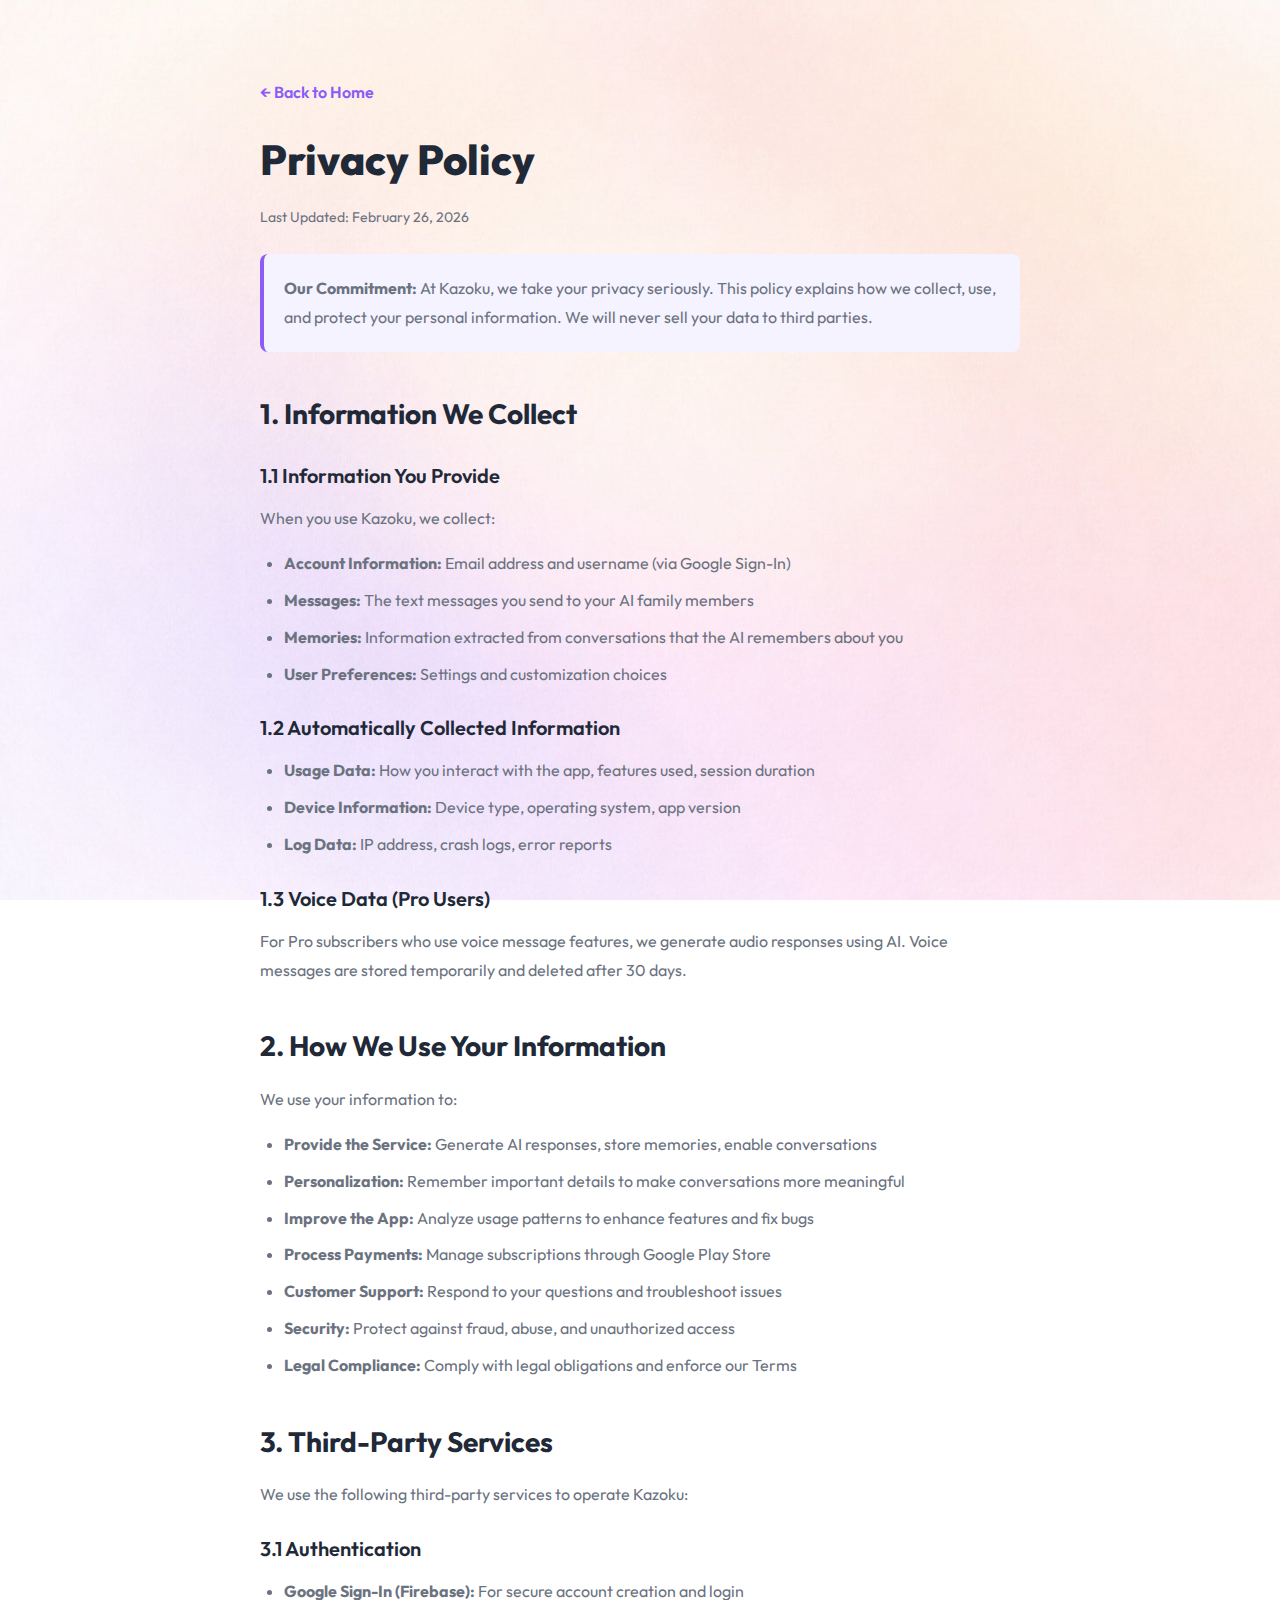
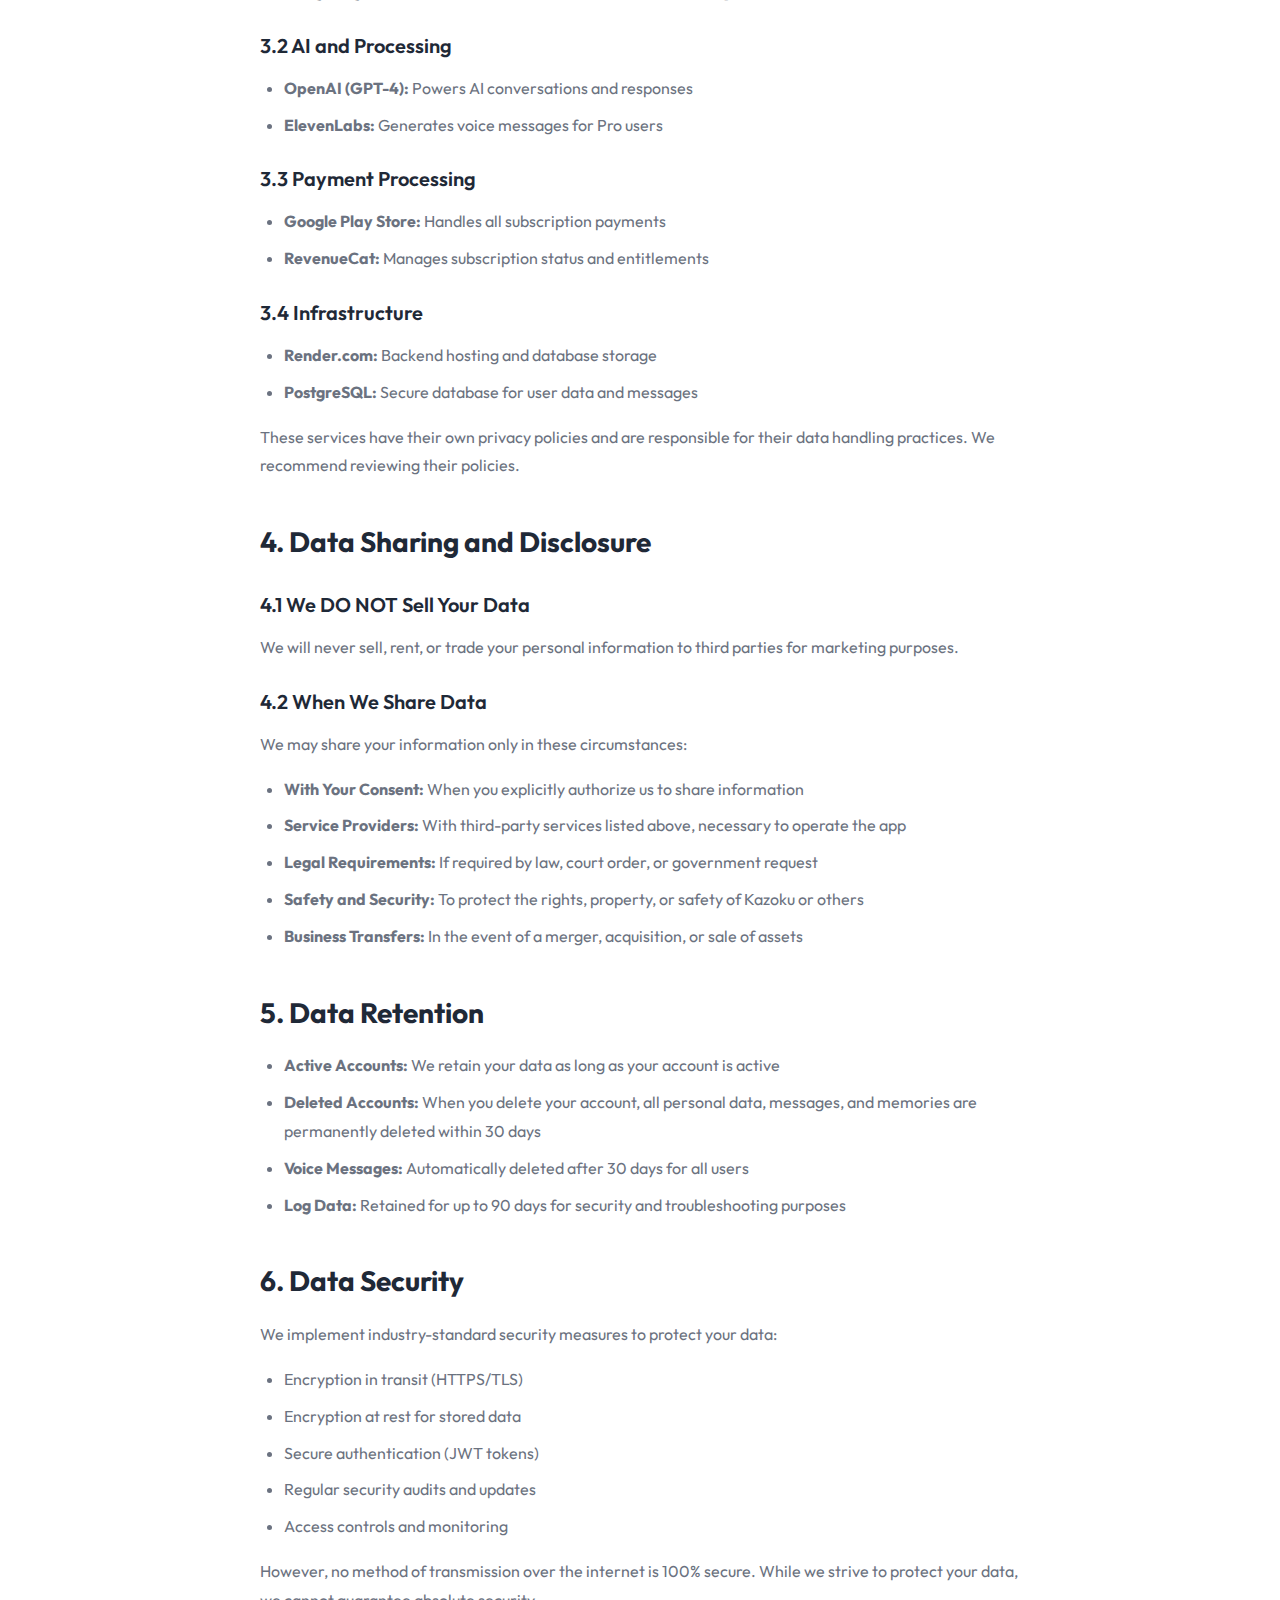
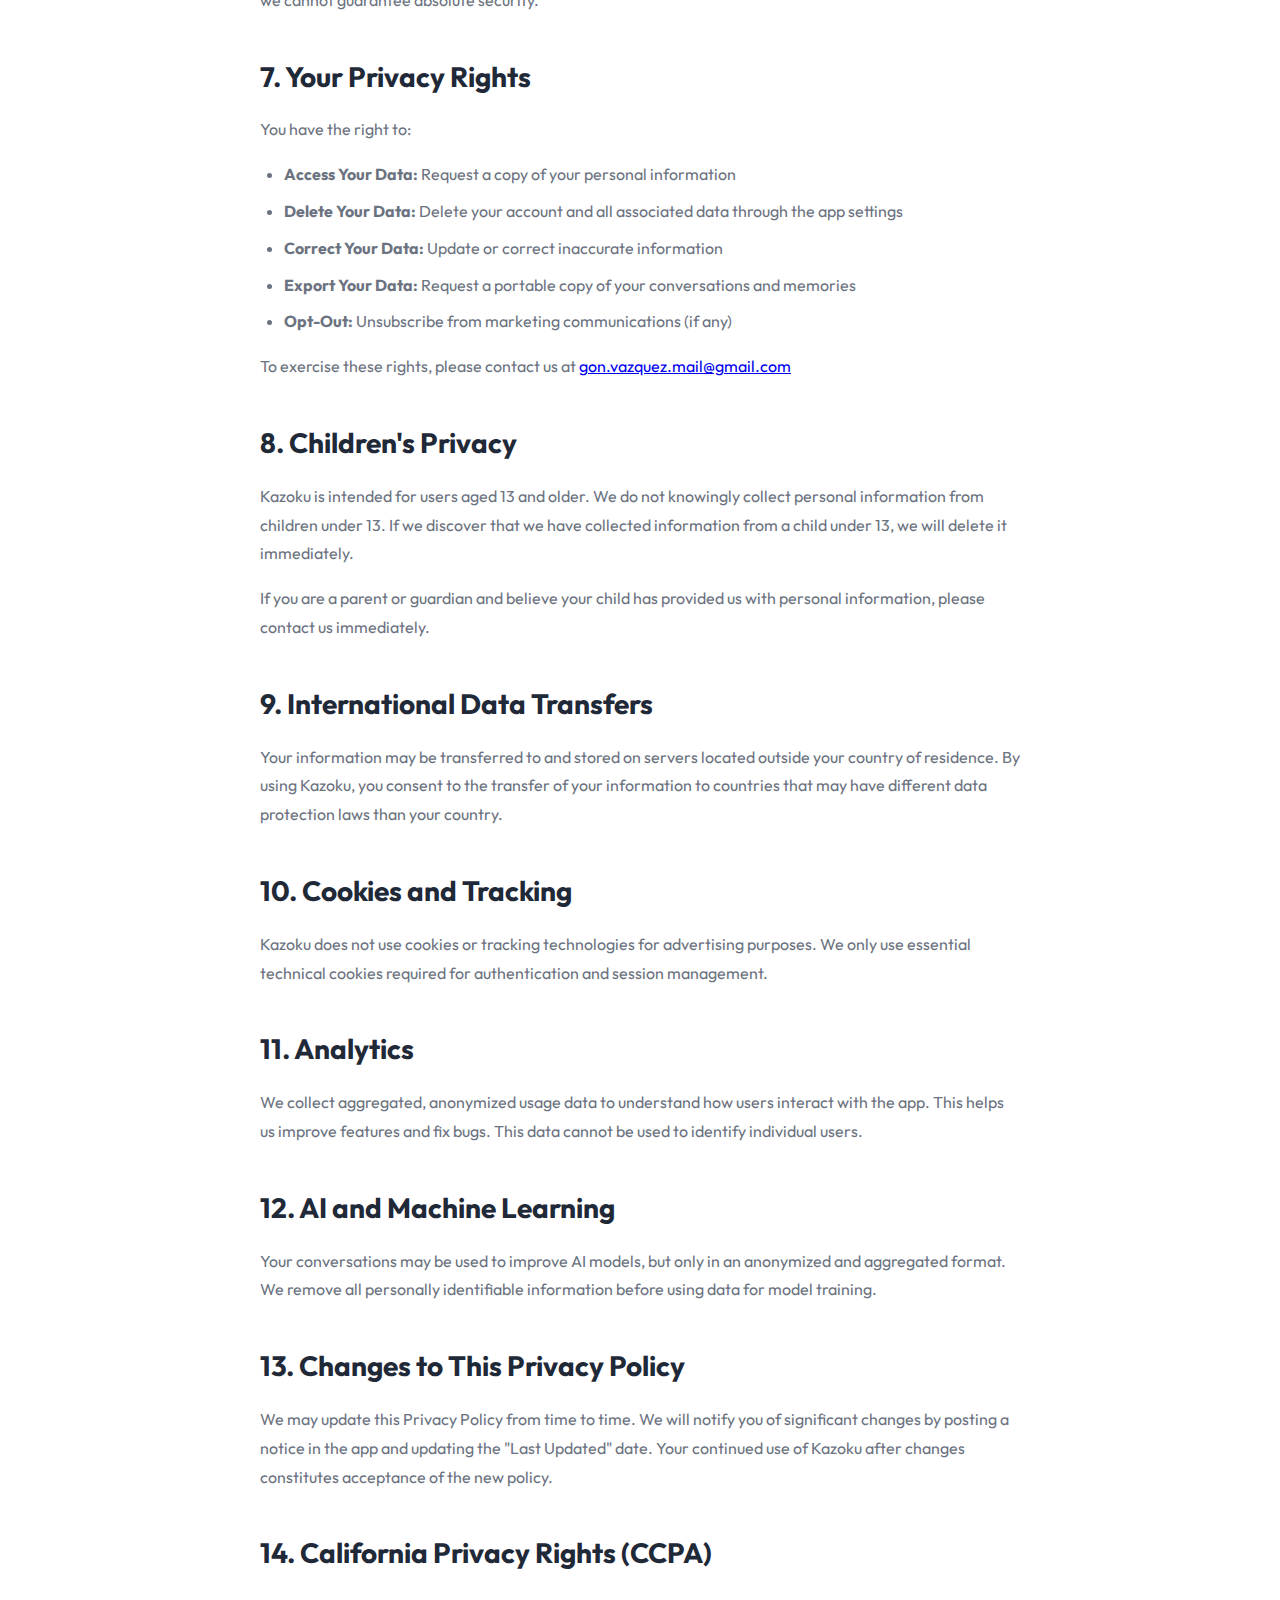
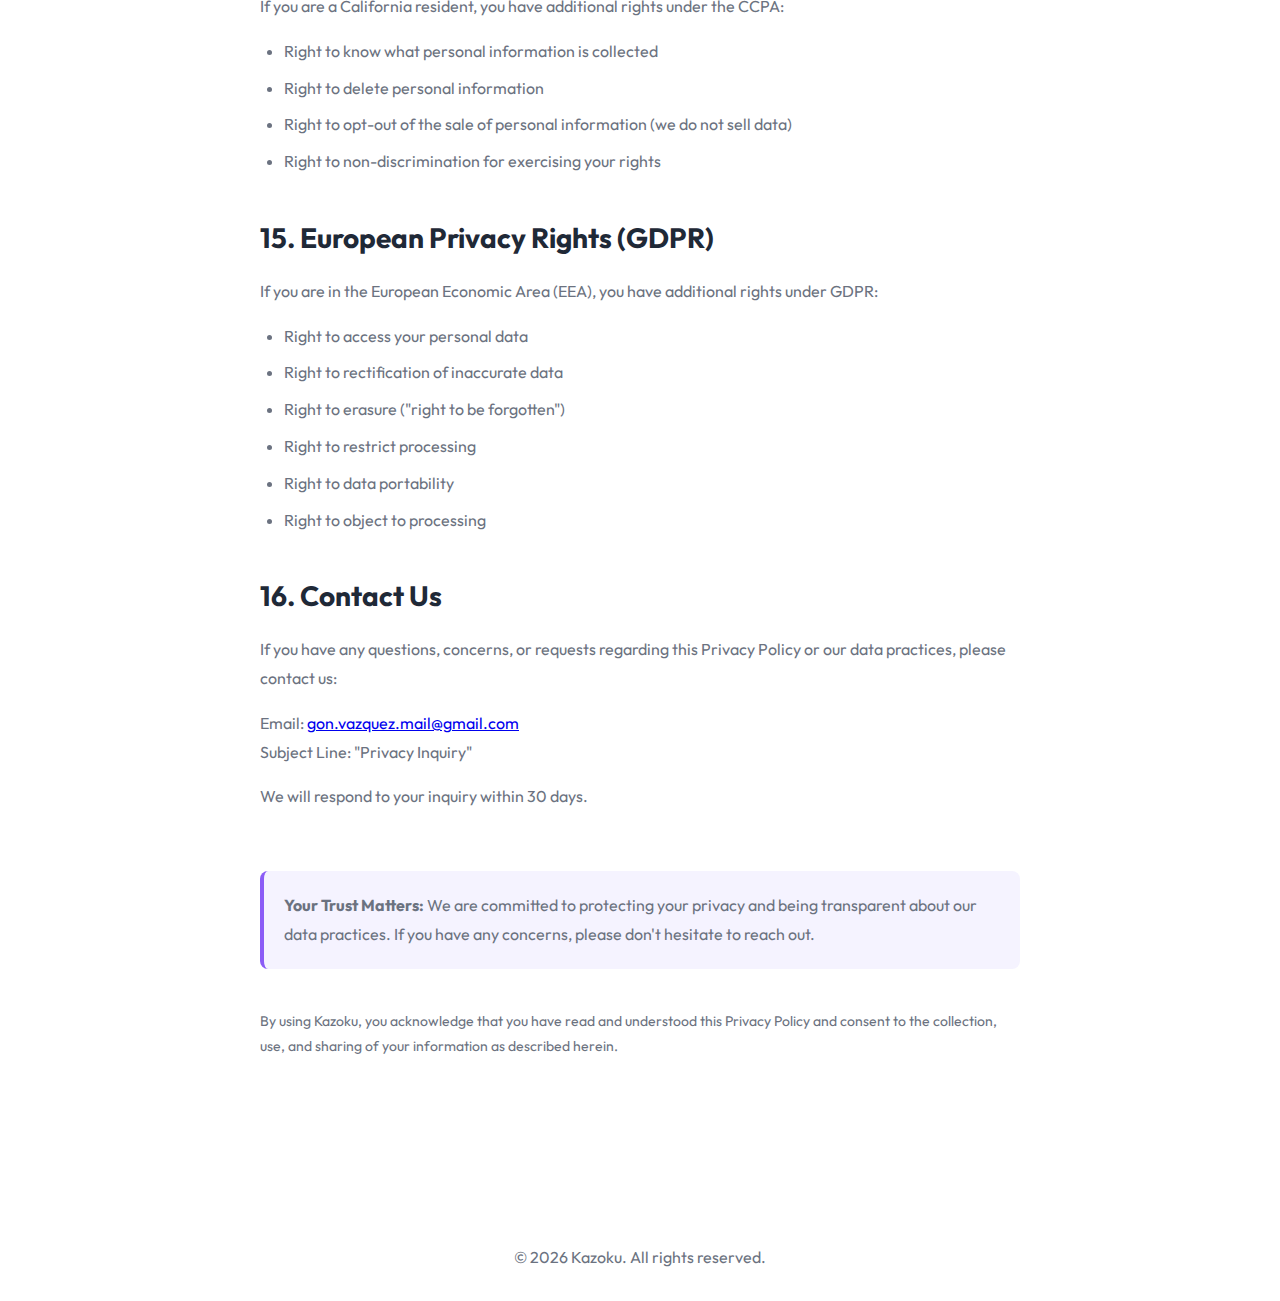
<file: privacy-policy/index.html>
<!DOCTYPE html>
<html lang="en">
<head>
    <meta charset="UTF-8">
    <meta name="viewport" content="width=device-width, initial-scale=1.0">
    <title>Privacy Policy - Kazoku</title>
    <link rel="stylesheet" href="../css/style.css">
    <link href="https://fonts.googleapis.com/css2?family=Outfit:wght@400;600;700;800&display=swap" rel="stylesheet">
    <style>
        .legal-page {
            max-width: 800px;
            margin: 0 auto;
            padding: 80px 20px;
        }

        .legal-page h1 {
            font-size: 42px;
            font-weight: 800;
            color: var(--dark);
            margin-bottom: 12px;
        }

        .last-updated {
            color: var(--gray);
            font-size: 14px;
            margin-bottom: 40px;
        }

        .legal-page h2 {
            font-size: 28px;
            font-weight: 700;
            color: var(--dark);
            margin-top: 40px;
            margin-bottom: 16px;
        }

        .legal-page h3 {
            font-size: 20px;
            font-weight: 600;
            color: var(--dark);
            margin-top: 24px;
            margin-bottom: 12px;
        }

        .legal-page p {
            color: var(--gray);
            line-height: 1.8;
            margin-bottom: 16px;
        }

        .legal-page ul, .legal-page ol {
            color: var(--gray);
            line-height: 1.8;
            margin-bottom: 16px;
            padding-left: 24px;
        }

        .legal-page li {
            margin-bottom: 8px;
        }

        .back-link {
            display: inline-block;
            color: var(--secondary);
            text-decoration: none;
            font-weight: 600;
            margin-bottom: 20px;
        }

        .back-link:hover {
            text-decoration: underline;
        }

        .highlight-box {
            background: #F5F3FF;
            border-left: 4px solid var(--secondary);
            padding: 20px;
            margin: 24px 0;
            border-radius: 8px;
        }

        .highlight-box p {
            margin-bottom: 0;
        }
    </style>
</head>
<body>
    <div class="legal-page">
        <a href="../home/" class="back-link">← Back to Home</a>

        <h1>Privacy Policy</h1>
        <p class="last-updated">Last Updated: February 26, 2026</p>

        <div class="highlight-box">
            <p><strong>Our Commitment:</strong> At Kazoku, we take your privacy seriously. This policy explains how we collect,
            use, and protect your personal information. We will never sell your data to third parties.</p>
        </div>

        <h2>1. Information We Collect</h2>

        <h3>1.1 Information You Provide</h3>
        <p>When you use Kazoku, we collect:</p>
        <ul>
            <li><strong>Account Information:</strong> Email address and username (via Google Sign-In)</li>
            <li><strong>Messages:</strong> The text messages you send to your AI family members</li>
            <li><strong>Memories:</strong> Information extracted from conversations that the AI remembers about you</li>
            <li><strong>User Preferences:</strong> Settings and customization choices</li>
        </ul>

        <h3>1.2 Automatically Collected Information</h3>
        <ul>
            <li><strong>Usage Data:</strong> How you interact with the app, features used, session duration</li>
            <li><strong>Device Information:</strong> Device type, operating system, app version</li>
            <li><strong>Log Data:</strong> IP address, crash logs, error reports</li>
        </ul>

        <h3>1.3 Voice Data (Pro Users)</h3>
        <p>
            For Pro subscribers who use voice message features, we generate audio responses using AI. Voice messages
            are stored temporarily and deleted after 30 days.
        </p>

        <h2>2. How We Use Your Information</h2>
        <p>We use your information to:</p>
        <ul>
            <li><strong>Provide the Service:</strong> Generate AI responses, store memories, enable conversations</li>
            <li><strong>Personalization:</strong> Remember important details to make conversations more meaningful</li>
            <li><strong>Improve the App:</strong> Analyze usage patterns to enhance features and fix bugs</li>
            <li><strong>Process Payments:</strong> Manage subscriptions through Google Play Store</li>
            <li><strong>Customer Support:</strong> Respond to your questions and troubleshoot issues</li>
            <li><strong>Security:</strong> Protect against fraud, abuse, and unauthorized access</li>
            <li><strong>Legal Compliance:</strong> Comply with legal obligations and enforce our Terms</li>
        </ul>

        <h2>3. Third-Party Services</h2>
        <p>We use the following third-party services to operate Kazoku:</p>

        <h3>3.1 Authentication</h3>
        <ul>
            <li><strong>Google Sign-In (Firebase):</strong> For secure account creation and login</li>
        </ul>

        <h3>3.2 AI and Processing</h3>
        <ul>
            <li><strong>OpenAI (GPT-4):</strong> Powers AI conversations and responses</li>
            <li><strong>ElevenLabs:</strong> Generates voice messages for Pro users</li>
        </ul>

        <h3>3.3 Payment Processing</h3>
        <ul>
            <li><strong>Google Play Store:</strong> Handles all subscription payments</li>
            <li><strong>RevenueCat:</strong> Manages subscription status and entitlements</li>
        </ul>

        <h3>3.4 Infrastructure</h3>
        <ul>
            <li><strong>Render.com:</strong> Backend hosting and database storage</li>
            <li><strong>PostgreSQL:</strong> Secure database for user data and messages</li>
        </ul>

        <p>
            These services have their own privacy policies and are responsible for their data handling practices.
            We recommend reviewing their policies.
        </p>

        <h2>4. Data Sharing and Disclosure</h2>

        <h3>4.1 We DO NOT Sell Your Data</h3>
        <p>
            We will never sell, rent, or trade your personal information to third parties for marketing purposes.
        </p>

        <h3>4.2 When We Share Data</h3>
        <p>We may share your information only in these circumstances:</p>
        <ul>
            <li><strong>With Your Consent:</strong> When you explicitly authorize us to share information</li>
            <li><strong>Service Providers:</strong> With third-party services listed above, necessary to operate the app</li>
            <li><strong>Legal Requirements:</strong> If required by law, court order, or government request</li>
            <li><strong>Safety and Security:</strong> To protect the rights, property, or safety of Kazoku or others</li>
            <li><strong>Business Transfers:</strong> In the event of a merger, acquisition, or sale of assets</li>
        </ul>

        <h2>5. Data Retention</h2>
        <ul>
            <li><strong>Active Accounts:</strong> We retain your data as long as your account is active</li>
            <li><strong>Deleted Accounts:</strong> When you delete your account, all personal data, messages, and memories are permanently deleted within 30 days</li>
            <li><strong>Voice Messages:</strong> Automatically deleted after 30 days for all users</li>
            <li><strong>Log Data:</strong> Retained for up to 90 days for security and troubleshooting purposes</li>
        </ul>

        <h2>6. Data Security</h2>
        <p>We implement industry-standard security measures to protect your data:</p>
        <ul>
            <li>Encryption in transit (HTTPS/TLS)</li>
            <li>Encryption at rest for stored data</li>
            <li>Secure authentication (JWT tokens)</li>
            <li>Regular security audits and updates</li>
            <li>Access controls and monitoring</li>
        </ul>
        <p>
            However, no method of transmission over the internet is 100% secure. While we strive to protect your data,
            we cannot guarantee absolute security.
        </p>

        <h2>7. Your Privacy Rights</h2>
        <p>You have the right to:</p>
        <ul>
            <li><strong>Access Your Data:</strong> Request a copy of your personal information</li>
            <li><strong>Delete Your Data:</strong> Delete your account and all associated data through the app settings</li>
            <li><strong>Correct Your Data:</strong> Update or correct inaccurate information</li>
            <li><strong>Export Your Data:</strong> Request a portable copy of your conversations and memories</li>
            <li><strong>Opt-Out:</strong> Unsubscribe from marketing communications (if any)</li>
        </ul>
        <p>
            To exercise these rights, please contact us at <a href="mailto:gon.vazquez.mail@gmail.com">gon.vazquez.mail@gmail.com</a>
        </p>

        <h2>8. Children's Privacy</h2>
        <p>
            Kazoku is intended for users aged 13 and older. We do not knowingly collect personal information from children
            under 13. If we discover that we have collected information from a child under 13, we will delete it immediately.
        </p>
        <p>
            If you are a parent or guardian and believe your child has provided us with personal information, please contact
            us immediately.
        </p>

        <h2>9. International Data Transfers</h2>
        <p>
            Your information may be transferred to and stored on servers located outside your country of residence.
            By using Kazoku, you consent to the transfer of your information to countries that may have different data
            protection laws than your country.
        </p>

        <h2>10. Cookies and Tracking</h2>
        <p>
            Kazoku does not use cookies or tracking technologies for advertising purposes. We only use essential technical
            cookies required for authentication and session management.
        </p>

        <h2>11. Analytics</h2>
        <p>
            We collect aggregated, anonymized usage data to understand how users interact with the app. This helps us
            improve features and fix bugs. This data cannot be used to identify individual users.
        </p>

        <h2>12. AI and Machine Learning</h2>
        <p>
            Your conversations may be used to improve AI models, but only in an anonymized and aggregated format. We remove
            all personally identifiable information before using data for model training.
        </p>

        <h2>13. Changes to This Privacy Policy</h2>
        <p>
            We may update this Privacy Policy from time to time. We will notify you of significant changes by posting a
            notice in the app and updating the "Last Updated" date. Your continued use of Kazoku after changes constitutes
            acceptance of the new policy.
        </p>

        <h2>14. California Privacy Rights (CCPA)</h2>
        <p>If you are a California resident, you have additional rights under the CCPA:</p>
        <ul>
            <li>Right to know what personal information is collected</li>
            <li>Right to delete personal information</li>
            <li>Right to opt-out of the sale of personal information (we do not sell data)</li>
            <li>Right to non-discrimination for exercising your rights</li>
        </ul>

        <h2>15. European Privacy Rights (GDPR)</h2>
        <p>If you are in the European Economic Area (EEA), you have additional rights under GDPR:</p>
        <ul>
            <li>Right to access your personal data</li>
            <li>Right to rectification of inaccurate data</li>
            <li>Right to erasure ("right to be forgotten")</li>
            <li>Right to restrict processing</li>
            <li>Right to data portability</li>
            <li>Right to object to processing</li>
        </ul>

        <h2>16. Contact Us</h2>
        <p>
            If you have any questions, concerns, or requests regarding this Privacy Policy or our data practices,
            please contact us:
        </p>
        <p>
            Email: <a href="mailto:gon.vazquez.mail@gmail.com">gon.vazquez.mail@gmail.com</a><br>
            Subject Line: "Privacy Inquiry"
        </p>
        <p>
            We will respond to your inquiry within 30 days.
        </p>

        <div class="highlight-box" style="margin-top: 60px;">
            <p><strong>Your Trust Matters:</strong> We are committed to protecting your privacy and being transparent
            about our data practices. If you have any concerns, please don't hesitate to reach out.</p>
        </div>

        <p style="margin-top: 40px; font-size: 14px; color: var(--gray);">
            By using Kazoku, you acknowledge that you have read and understood this Privacy Policy and consent to the
            collection, use, and sharing of your information as described herein.
        </p>
    </div>

    <footer class="footer">
        <div class="container">
            <div class="footer-bottom">
                <p>&copy; 2026 Kazoku. All rights reserved.</p>
            </div>
        </div>
    </footer>
</body>

</html>
</file>
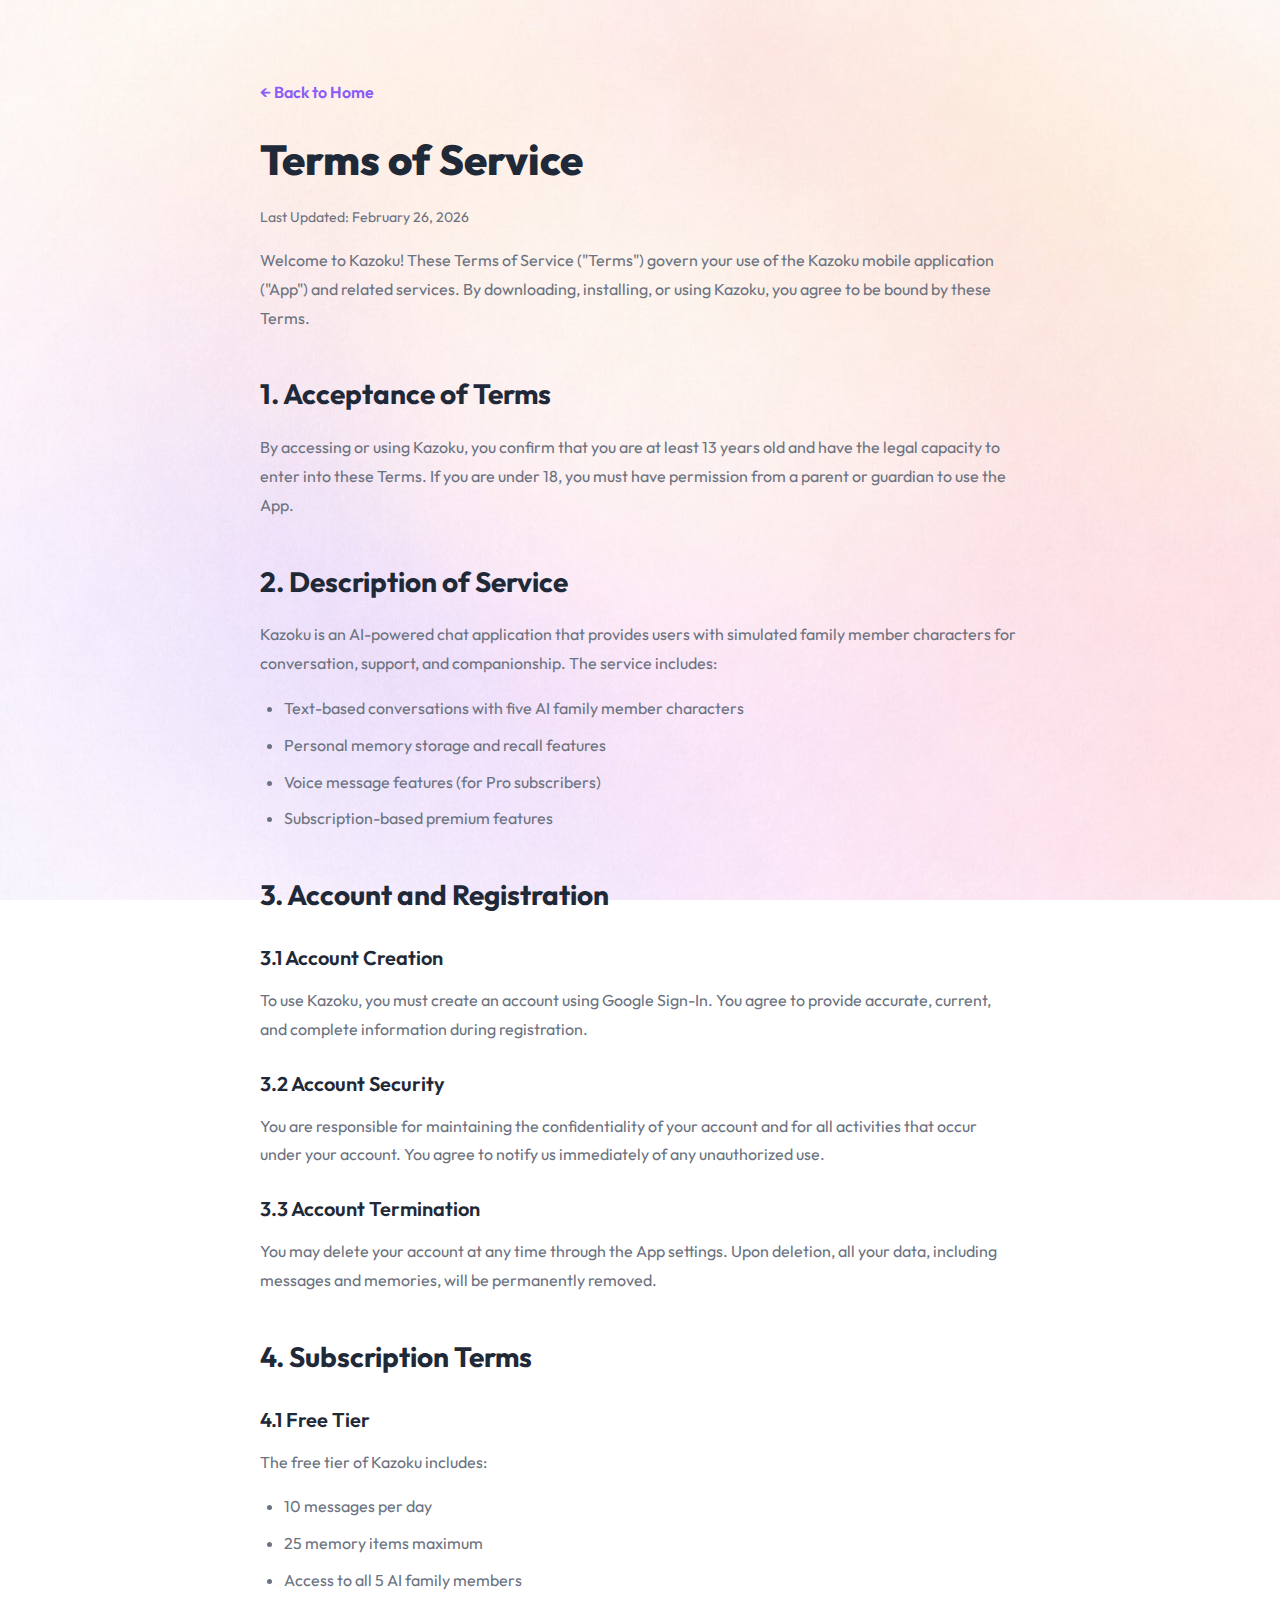
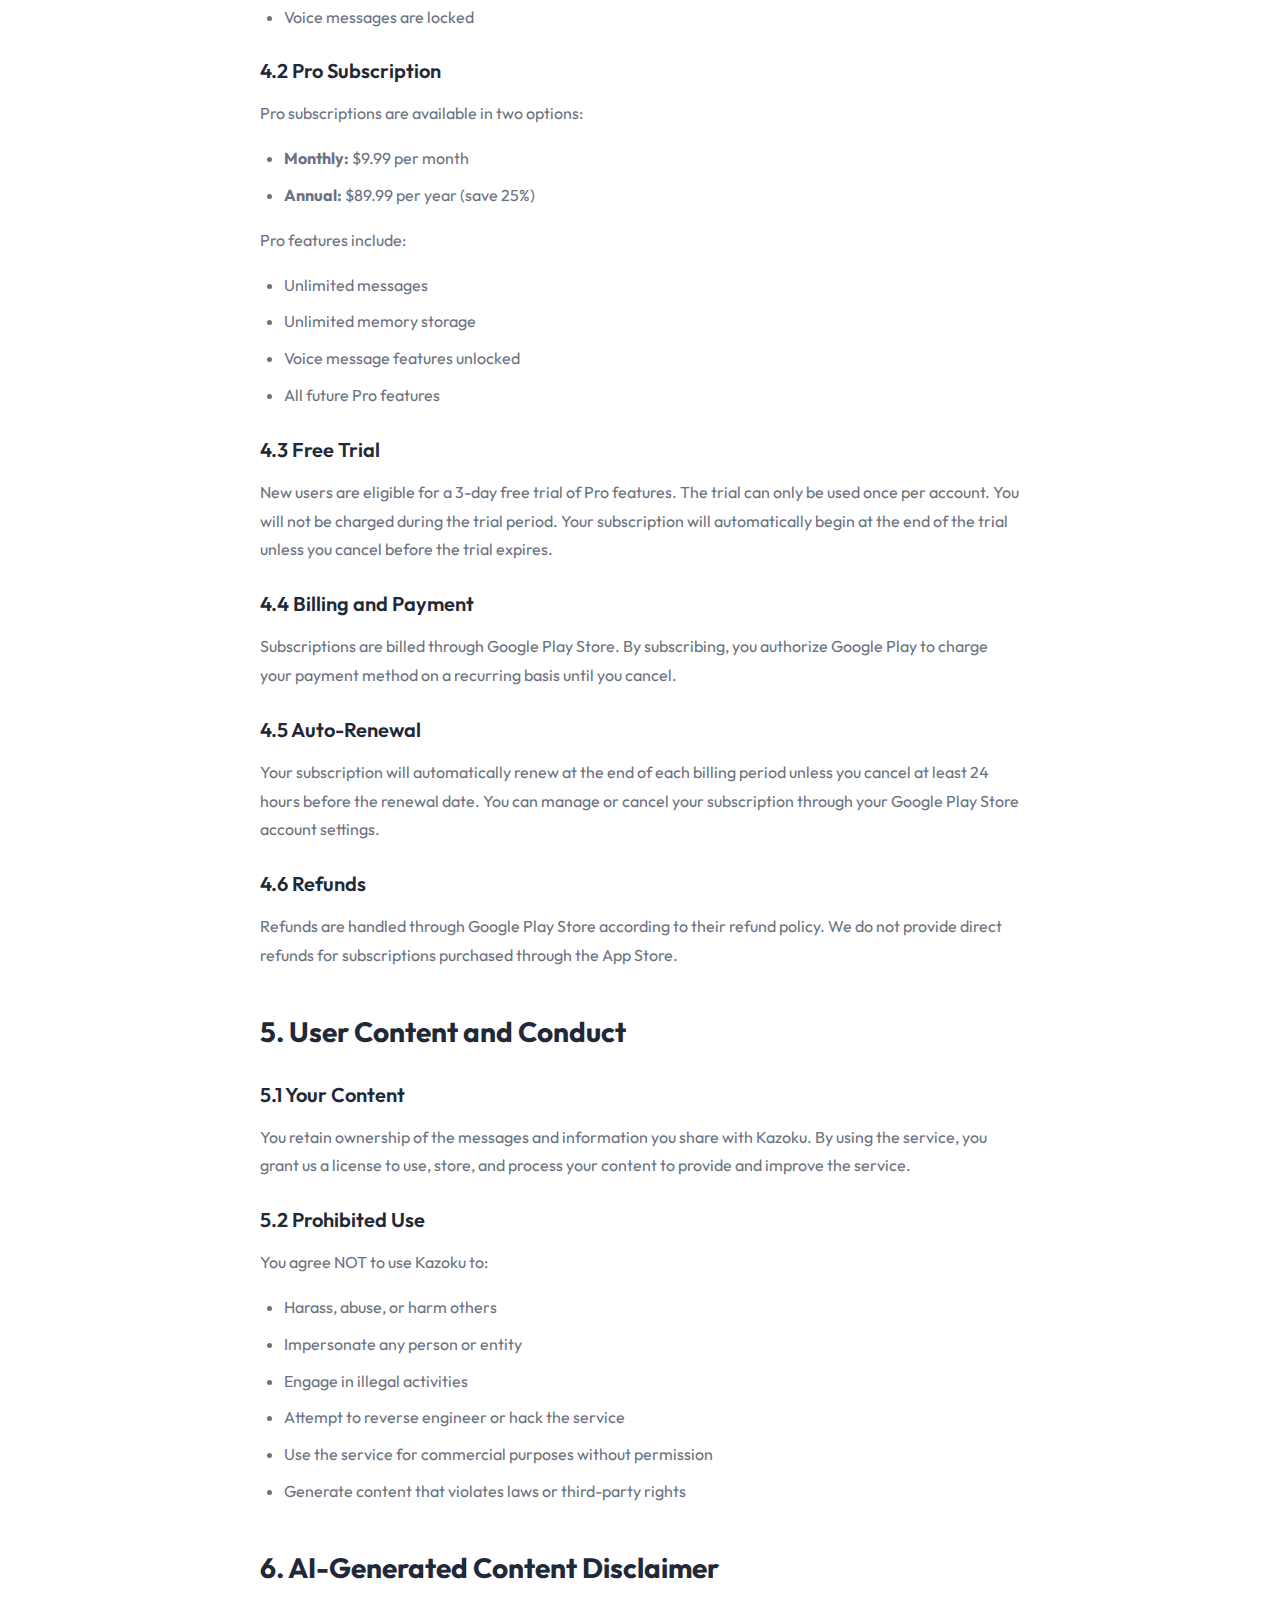
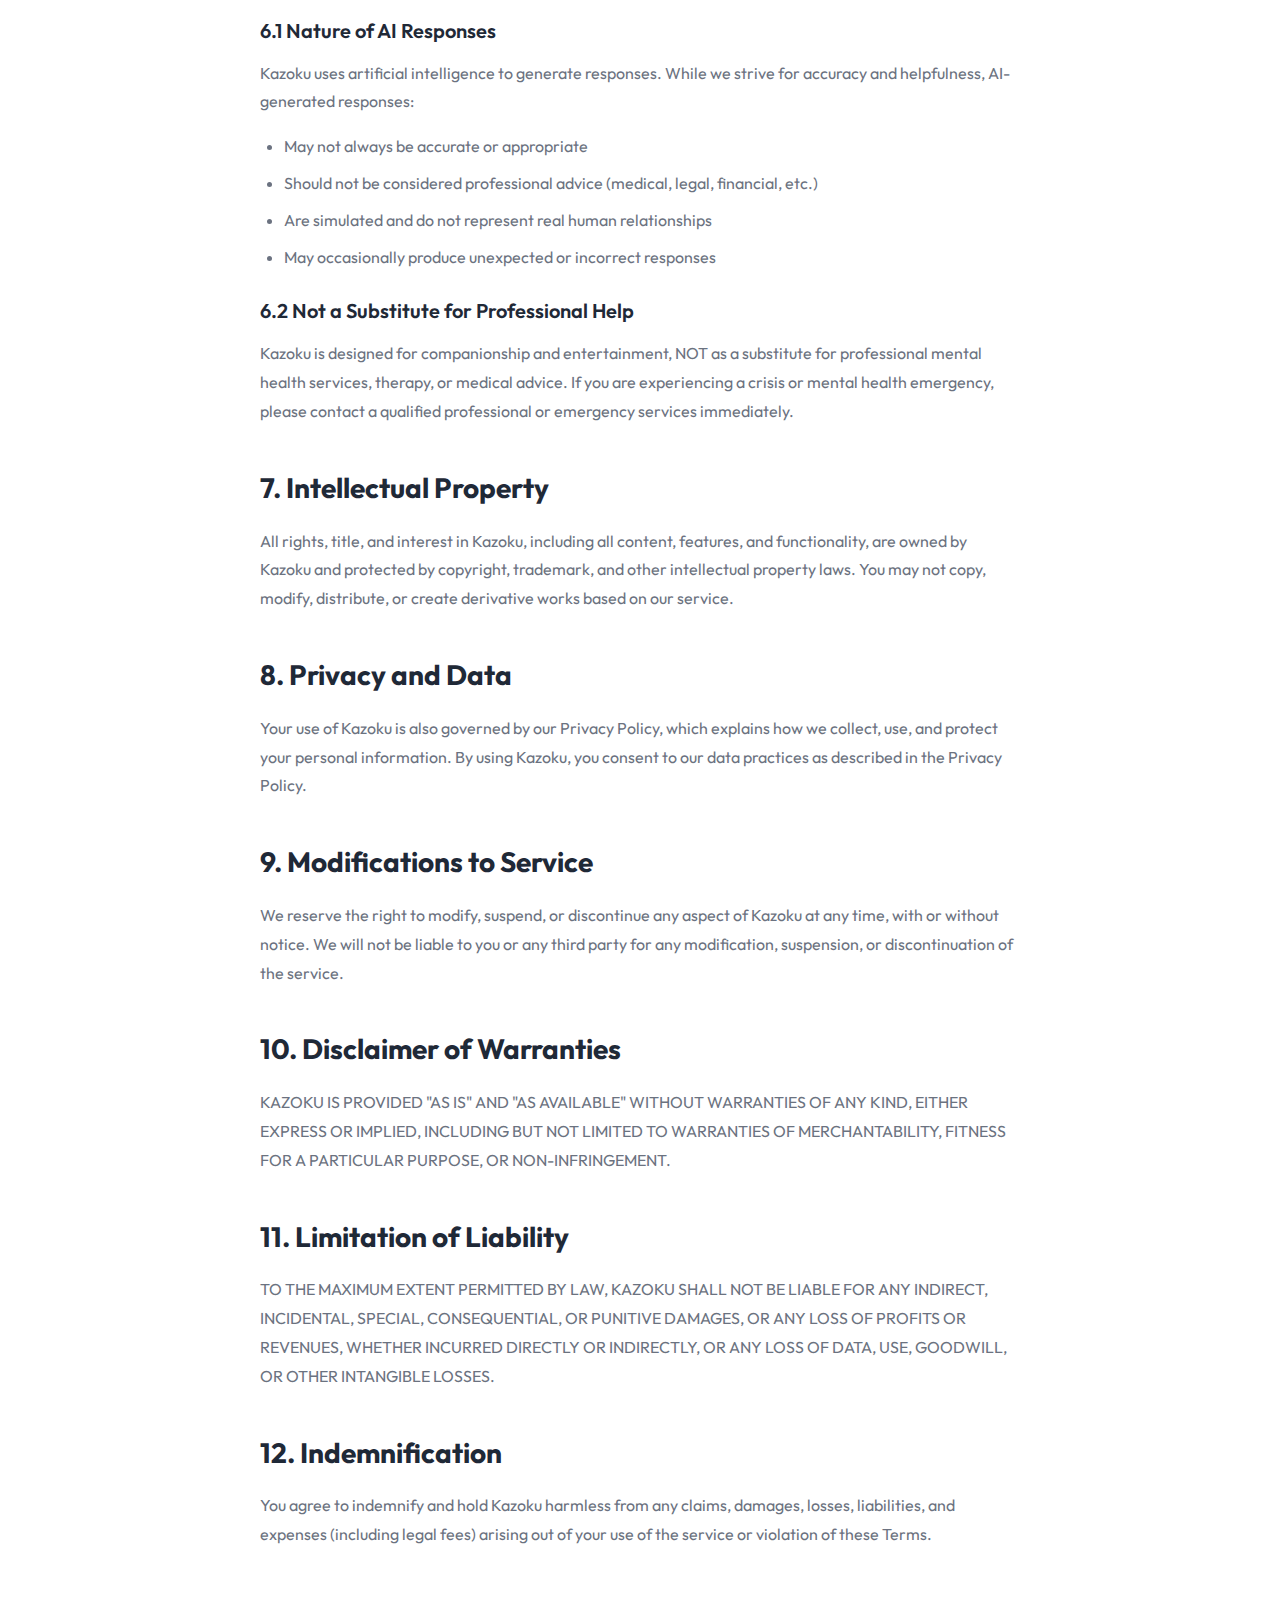
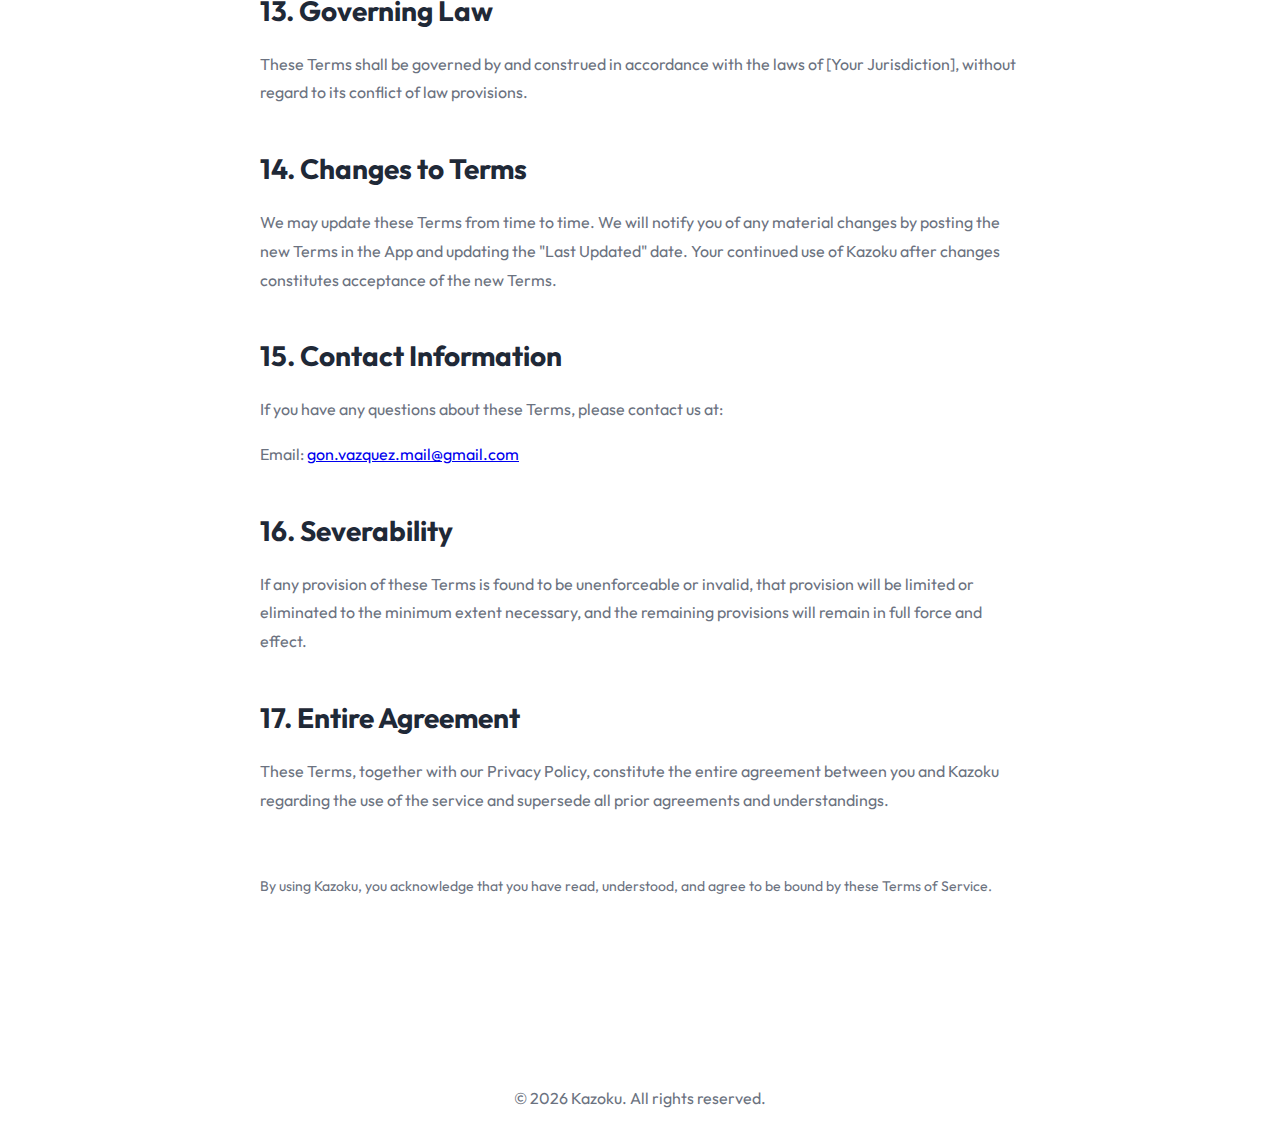
<file: terms-and-conditions/index.html>
<!DOCTYPE html>
<html lang="en">
<head>
    <meta charset="UTF-8">
    <meta name="viewport" content="width=device-width, initial-scale=1.0">
    <title>Terms of Service - Kazoku</title>
    <link rel="stylesheet" href="../css/style.css">
    <link href="https://fonts.googleapis.com/css2?family=Outfit:wght@400;600;700;800&display=swap" rel="stylesheet">
    <style>
        .legal-page {
            max-width: 800px;
            margin: 0 auto;
            padding: 80px 20px;
        }

        .legal-page h1 {
            font-size: 42px;
            font-weight: 800;
            color: var(--dark);
            margin-bottom: 12px;
        }

        .last-updated {
            color: var(--gray);
            font-size: 14px;
            margin-bottom: 40px;
        }

        .legal-page h2 {
            font-size: 28px;
            font-weight: 700;
            color: var(--dark);
            margin-top: 40px;
            margin-bottom: 16px;
        }

        .legal-page h3 {
            font-size: 20px;
            font-weight: 600;
            color: var(--dark);
            margin-top: 24px;
            margin-bottom: 12px;
        }

        .legal-page p {
            color: var(--gray);
            line-height: 1.8;
            margin-bottom: 16px;
        }

        .legal-page ul, .legal-page ol {
            color: var(--gray);
            line-height: 1.8;
            margin-bottom: 16px;
            padding-left: 24px;
        }

        .legal-page li {
            margin-bottom: 8px;
        }

        .back-link {
            display: inline-block;
            color: var(--secondary);
            text-decoration: none;
            font-weight: 600;
            margin-bottom: 20px;
        }

        .back-link:hover {
            text-decoration: underline;
        }
    </style>
</head>
<body>
    <div class="legal-page">
        <a href="../home/" class="back-link">← Back to Home</a>

        <h1>Terms of Service</h1>
        <p class="last-updated">Last Updated: February 26, 2026</p>

        <p>
            Welcome to Kazoku! These Terms of Service ("Terms") govern your use of the Kazoku mobile application
            ("App") and related services. By downloading, installing, or using Kazoku, you agree to be bound by these Terms.
        </p>

        <h2>1. Acceptance of Terms</h2>
        <p>
            By accessing or using Kazoku, you confirm that you are at least 13 years old and have the legal capacity
            to enter into these Terms. If you are under 18, you must have permission from a parent or guardian to use the App.
        </p>

        <h2>2. Description of Service</h2>
        <p>
            Kazoku is an AI-powered chat application that provides users with simulated family member characters
            for conversation, support, and companionship. The service includes:
        </p>
        <ul>
            <li>Text-based conversations with five AI family member characters</li>
            <li>Personal memory storage and recall features</li>
            <li>Voice message features (for Pro subscribers)</li>
            <li>Subscription-based premium features</li>
        </ul>

        <h2>3. Account and Registration</h2>
        <h3>3.1 Account Creation</h3>
        <p>
            To use Kazoku, you must create an account using Google Sign-In. You agree to provide accurate,
            current, and complete information during registration.
        </p>

        <h3>3.2 Account Security</h3>
        <p>
            You are responsible for maintaining the confidentiality of your account and for all activities
            that occur under your account. You agree to notify us immediately of any unauthorized use.
        </p>

        <h3>3.3 Account Termination</h3>
        <p>
            You may delete your account at any time through the App settings. Upon deletion, all your data,
            including messages and memories, will be permanently removed.
        </p>

        <h2>4. Subscription Terms</h2>
        <h3>4.1 Free Tier</h3>
        <p>The free tier of Kazoku includes:</p>
        <ul>
            <li>10 messages per day</li>
            <li>25 memory items maximum</li>
            <li>Access to all 5 AI family members</li>
            <li>Voice messages are locked</li>
        </ul>

        <h3>4.2 Pro Subscription</h3>
        <p>Pro subscriptions are available in two options:</p>
        <ul>
            <li><strong>Monthly:</strong> $9.99 per month</li>
            <li><strong>Annual:</strong> $89.99 per year (save 25%)</li>
        </ul>
        <p>Pro features include:</p>
        <ul>
            <li>Unlimited messages</li>
            <li>Unlimited memory storage</li>
            <li>Voice message features unlocked</li>
            <li>All future Pro features</li>
        </ul>

        <h3>4.3 Free Trial</h3>
        <p>
            New users are eligible for a 3-day free trial of Pro features. The trial can only be used once per account.
            You will not be charged during the trial period. Your subscription will automatically begin at the end of
            the trial unless you cancel before the trial expires.
        </p>

        <h3>4.4 Billing and Payment</h3>
        <p>
            Subscriptions are billed through Google Play Store. By subscribing, you authorize Google Play to charge
            your payment method on a recurring basis until you cancel.
        </p>

        <h3>4.5 Auto-Renewal</h3>
        <p>
            Your subscription will automatically renew at the end of each billing period unless you cancel at least
            24 hours before the renewal date. You can manage or cancel your subscription through your Google Play
            Store account settings.
        </p>

        <h3>4.6 Refunds</h3>
        <p>
            Refunds are handled through Google Play Store according to their refund policy. We do not provide direct
            refunds for subscriptions purchased through the App Store.
        </p>

        <h2>5. User Content and Conduct</h2>
        <h3>5.1 Your Content</h3>
        <p>
            You retain ownership of the messages and information you share with Kazoku. By using the service, you grant
            us a license to use, store, and process your content to provide and improve the service.
        </p>

        <h3>5.2 Prohibited Use</h3>
        <p>You agree NOT to use Kazoku to:</p>
        <ul>
            <li>Harass, abuse, or harm others</li>
            <li>Impersonate any person or entity</li>
            <li>Engage in illegal activities</li>
            <li>Attempt to reverse engineer or hack the service</li>
            <li>Use the service for commercial purposes without permission</li>
            <li>Generate content that violates laws or third-party rights</li>
        </ul>

        <h2>6. AI-Generated Content Disclaimer</h2>
        <h3>6.1 Nature of AI Responses</h3>
        <p>
            Kazoku uses artificial intelligence to generate responses. While we strive for accuracy and helpfulness,
            AI-generated responses:
        </p>
        <ul>
            <li>May not always be accurate or appropriate</li>
            <li>Should not be considered professional advice (medical, legal, financial, etc.)</li>
            <li>Are simulated and do not represent real human relationships</li>
            <li>May occasionally produce unexpected or incorrect responses</li>
        </ul>

        <h3>6.2 Not a Substitute for Professional Help</h3>
        <p>
            Kazoku is designed for companionship and entertainment, NOT as a substitute for professional mental health
            services, therapy, or medical advice. If you are experiencing a crisis or mental health emergency, please
            contact a qualified professional or emergency services immediately.
        </p>

        <h2>7. Intellectual Property</h2>
        <p>
            All rights, title, and interest in Kazoku, including all content, features, and functionality, are owned by
            Kazoku and protected by copyright, trademark, and other intellectual property laws. You may not copy, modify,
            distribute, or create derivative works based on our service.
        </p>

        <h2>8. Privacy and Data</h2>
        <p>
            Your use of Kazoku is also governed by our Privacy Policy, which explains how we collect, use, and protect
            your personal information. By using Kazoku, you consent to our data practices as described in the Privacy Policy.
        </p>

        <h2>9. Modifications to Service</h2>
        <p>
            We reserve the right to modify, suspend, or discontinue any aspect of Kazoku at any time, with or without
            notice. We will not be liable to you or any third party for any modification, suspension, or discontinuation
            of the service.
        </p>

        <h2>10. Disclaimer of Warranties</h2>
        <p>
            KAZOKU IS PROVIDED "AS IS" AND "AS AVAILABLE" WITHOUT WARRANTIES OF ANY KIND, EITHER EXPRESS OR IMPLIED,
            INCLUDING BUT NOT LIMITED TO WARRANTIES OF MERCHANTABILITY, FITNESS FOR A PARTICULAR PURPOSE, OR NON-INFRINGEMENT.
        </p>

        <h2>11. Limitation of Liability</h2>
        <p>
            TO THE MAXIMUM EXTENT PERMITTED BY LAW, KAZOKU SHALL NOT BE LIABLE FOR ANY INDIRECT, INCIDENTAL, SPECIAL,
            CONSEQUENTIAL, OR PUNITIVE DAMAGES, OR ANY LOSS OF PROFITS OR REVENUES, WHETHER INCURRED DIRECTLY OR INDIRECTLY,
            OR ANY LOSS OF DATA, USE, GOODWILL, OR OTHER INTANGIBLE LOSSES.
        </p>

        <h2>12. Indemnification</h2>
        <p>
            You agree to indemnify and hold Kazoku harmless from any claims, damages, losses, liabilities, and expenses
            (including legal fees) arising out of your use of the service or violation of these Terms.
        </p>

        <h2>13. Governing Law</h2>
        <p>
            These Terms shall be governed by and construed in accordance with the laws of [Your Jurisdiction], without
            regard to its conflict of law provisions.
        </p>

        <h2>14. Changes to Terms</h2>
        <p>
            We may update these Terms from time to time. We will notify you of any material changes by posting the new
            Terms in the App and updating the "Last Updated" date. Your continued use of Kazoku after changes constitutes
            acceptance of the new Terms.
        </p>

        <h2>15. Contact Information</h2>
        <p>
            If you have any questions about these Terms, please contact us at:
        </p>
        <p>
            Email: <a href="mailto:gon.vazquez.mail@gmail.com">gon.vazquez.mail@gmail.com</a>
        </p>

        <h2>16. Severability</h2>
        <p>
            If any provision of these Terms is found to be unenforceable or invalid, that provision will be limited or
            eliminated to the minimum extent necessary, and the remaining provisions will remain in full force and effect.
        </p>

        <h2>17. Entire Agreement</h2>
        <p>
            These Terms, together with our Privacy Policy, constitute the entire agreement between you and Kazoku regarding
            the use of the service and supersede all prior agreements and understandings.
        </p>

        <p style="margin-top: 60px; font-size: 14px; color: var(--gray);">
            By using Kazoku, you acknowledge that you have read, understood, and agree to be bound by these Terms of Service.
        </p>
    </div>

    <footer class="footer">
        <div class="container">
            <div class="footer-bottom">
                <p>&copy; 2026 Kazoku. All rights reserved.</p>
            </div>
        </div>
    </footer>
</body>

</html>
</file>
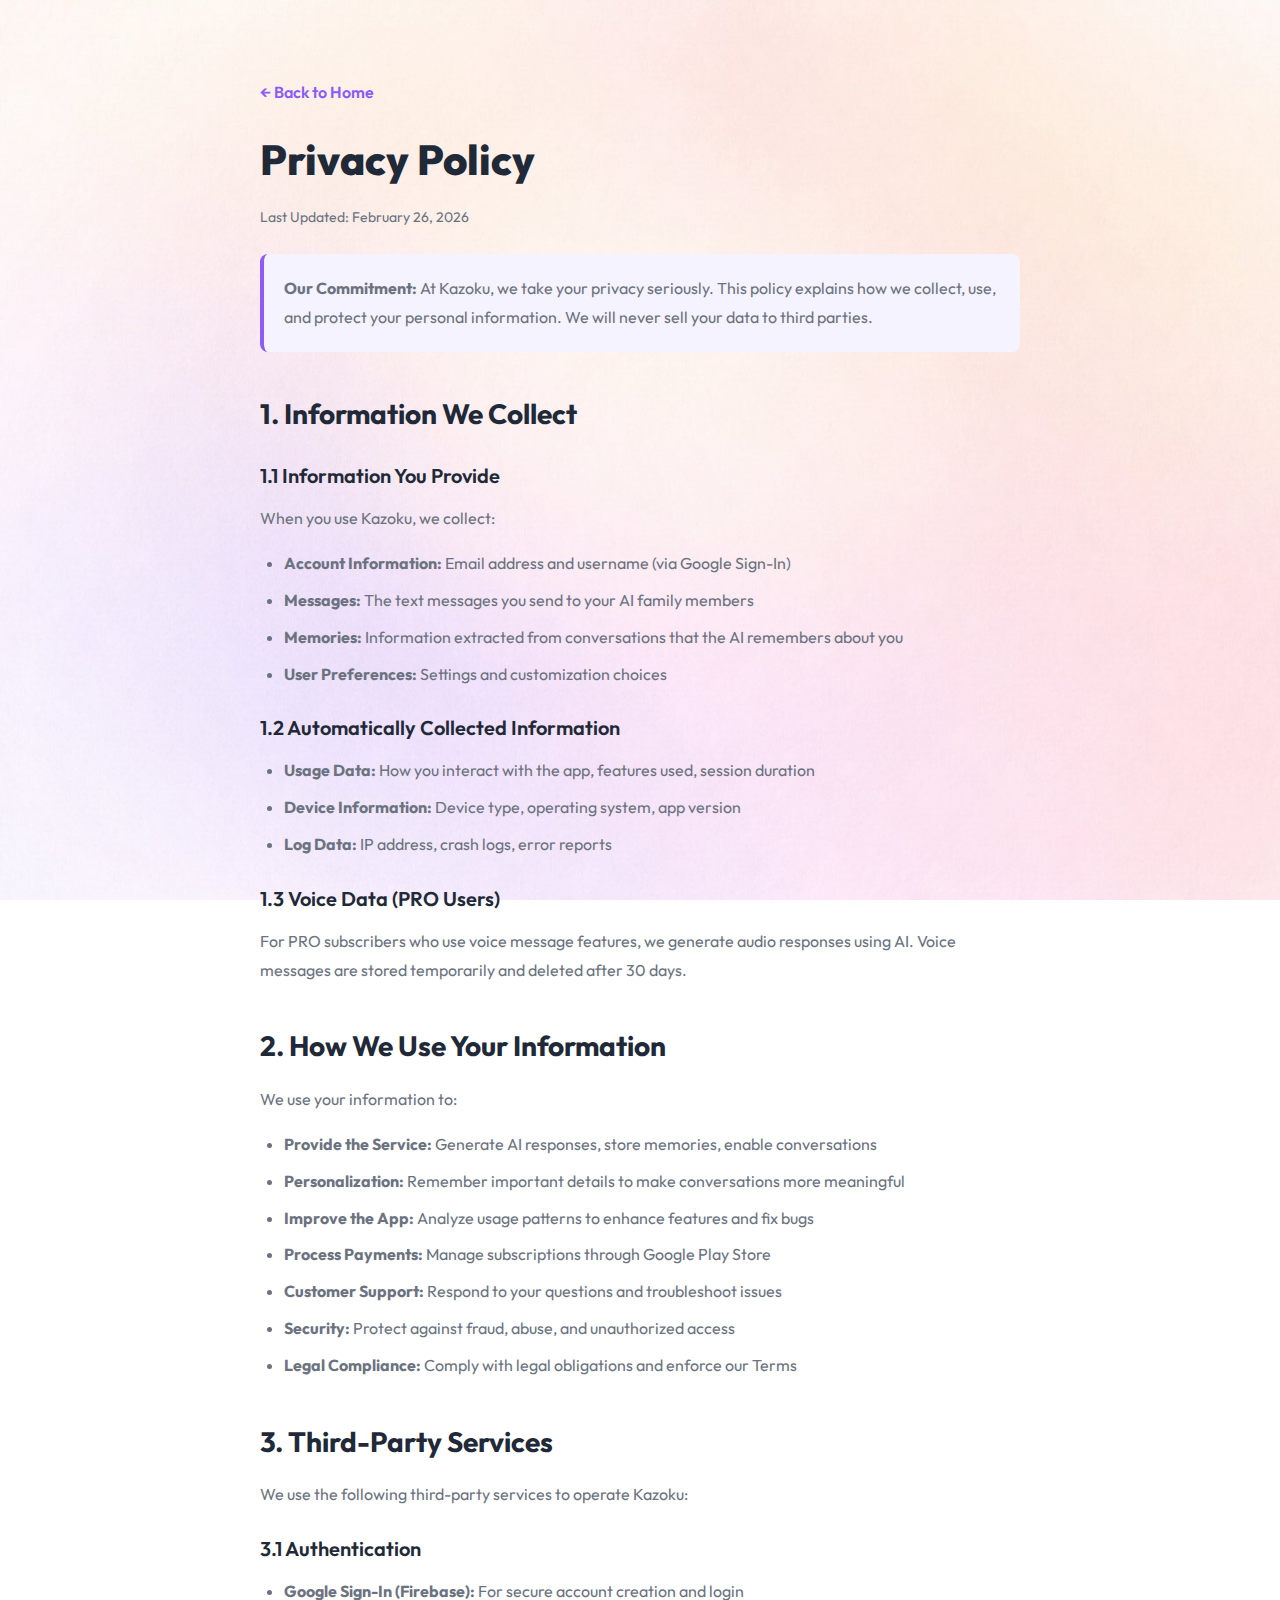
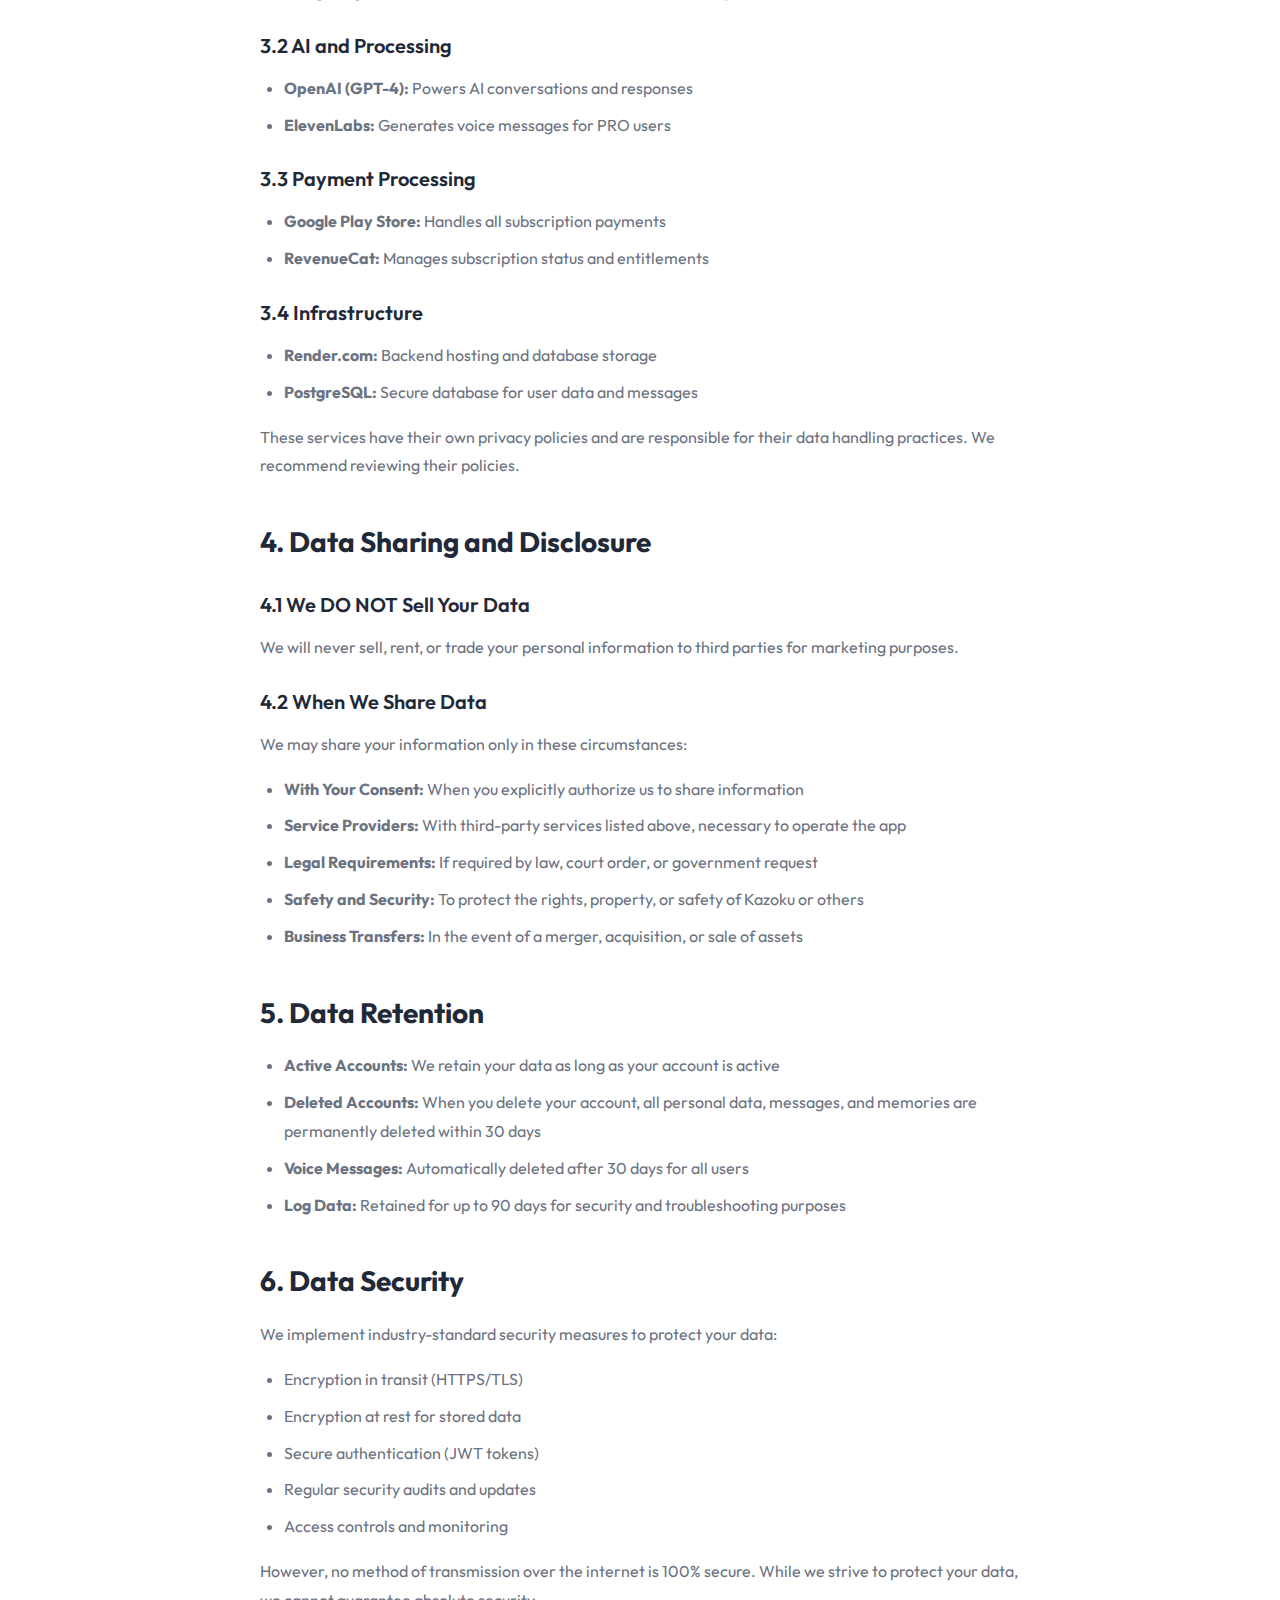
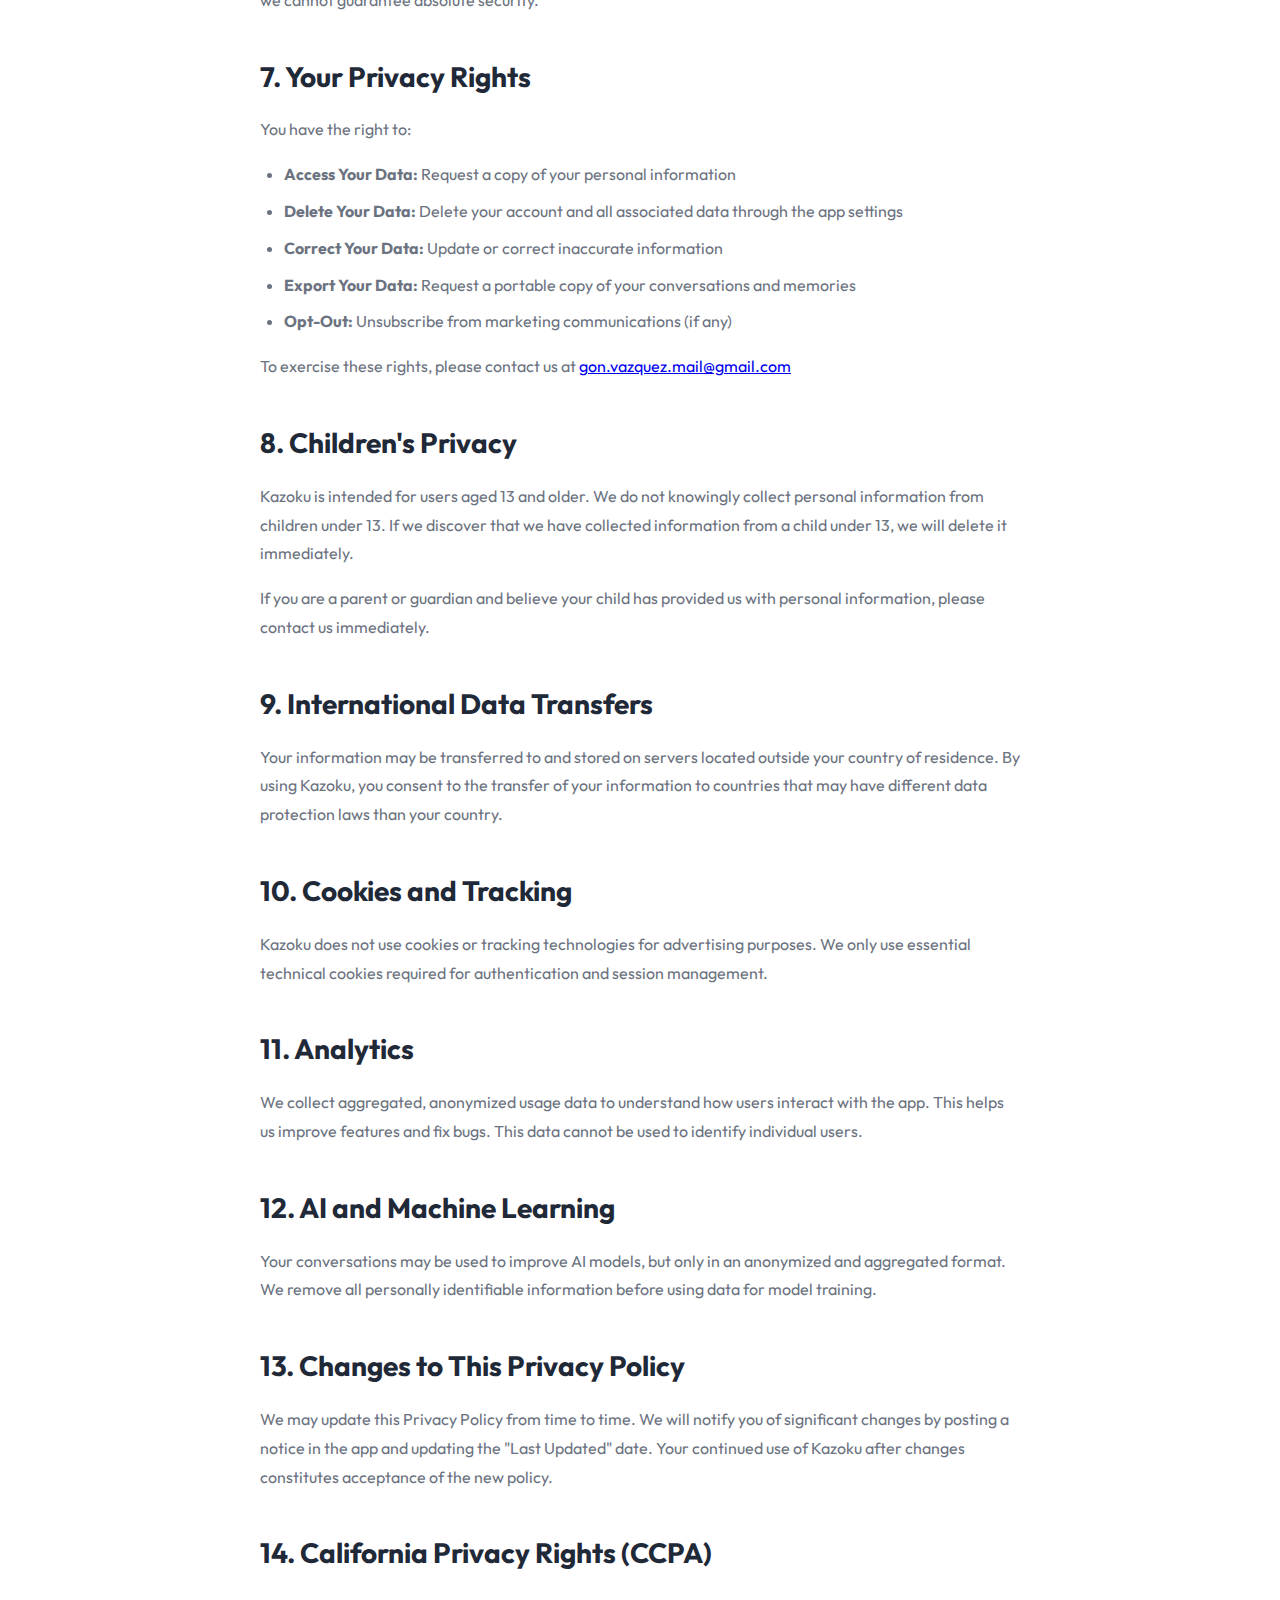
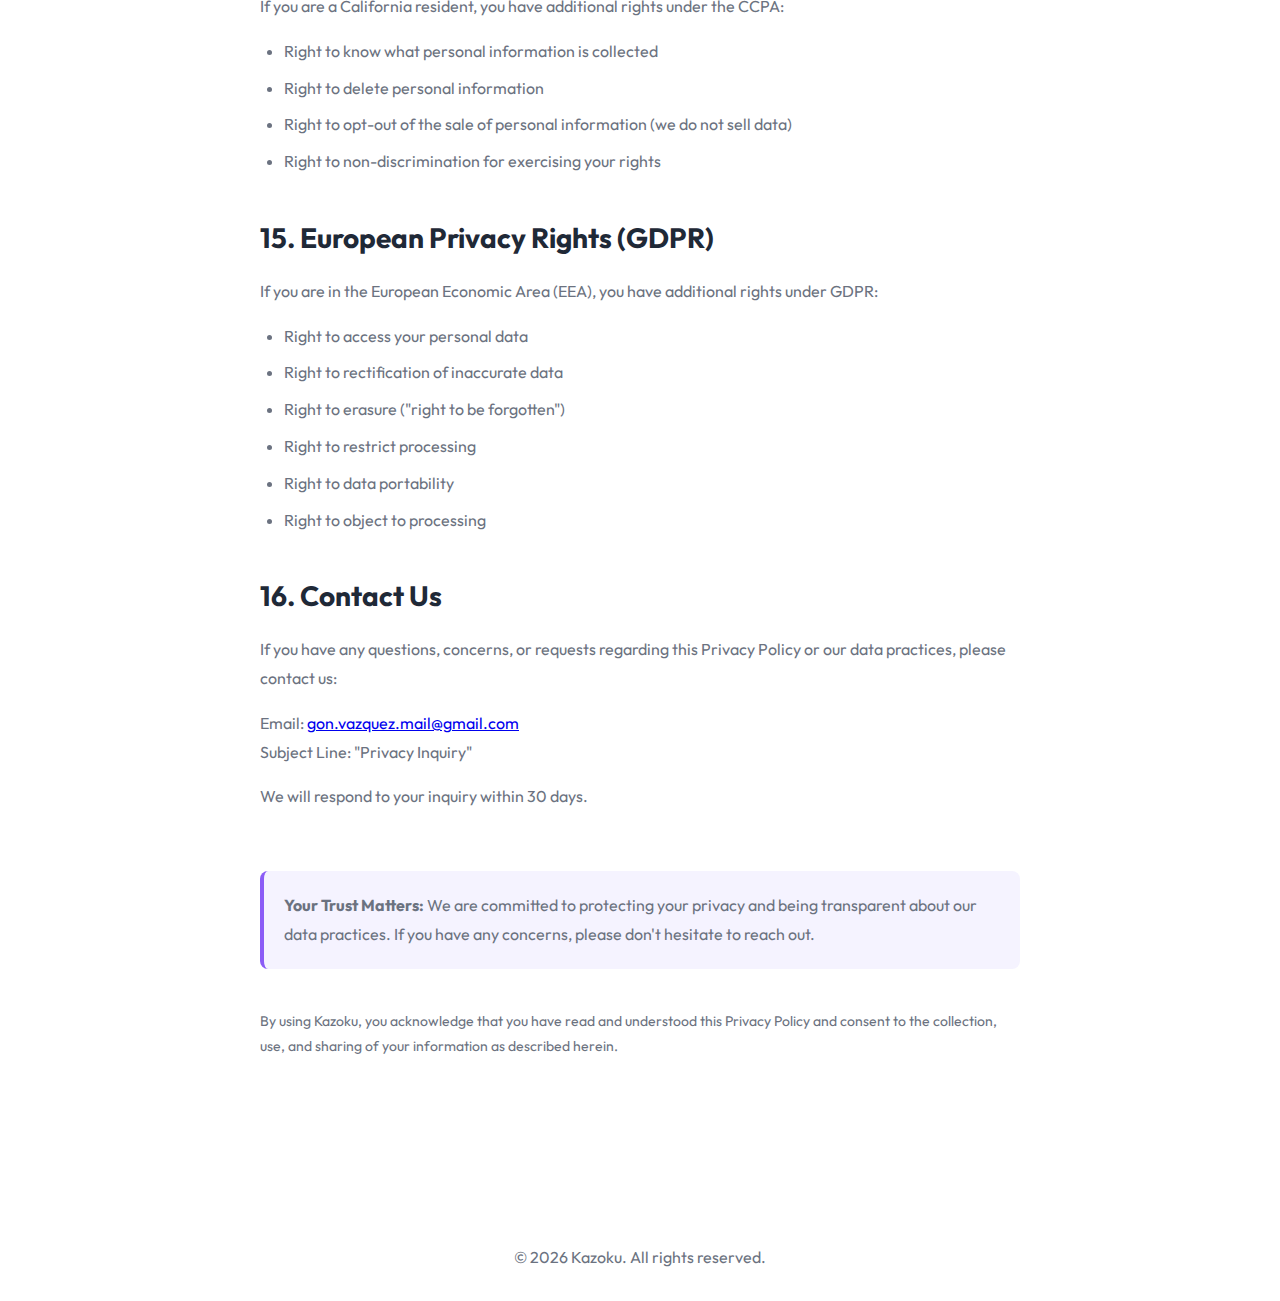
<file: privacy.html>
<!DOCTYPE html>
<html lang="en">
<head>
    <meta charset="UTF-8">
    <meta name="viewport" content="width=device-width, initial-scale=1.0">
    <title>Privacy Policy - Kazoku</title>
    <link rel="stylesheet" href="css/style.css">
    <link href="https://fonts.googleapis.com/css2?family=Outfit:wght@400;600;700;800&display=swap" rel="stylesheet">
    <style>
        .legal-page {
            max-width: 800px;
            margin: 0 auto;
            padding: 80px 20px;
        }

        .legal-page h1 {
            font-size: 42px;
            font-weight: 800;
            color: var(--dark);
            margin-bottom: 12px;
        }

        .last-updated {
            color: var(--gray);
            font-size: 14px;
            margin-bottom: 40px;
        }

        .legal-page h2 {
            font-size: 28px;
            font-weight: 700;
            color: var(--dark);
            margin-top: 40px;
            margin-bottom: 16px;
        }

        .legal-page h3 {
            font-size: 20px;
            font-weight: 600;
            color: var(--dark);
            margin-top: 24px;
            margin-bottom: 12px;
        }

        .legal-page p {
            color: var(--gray);
            line-height: 1.8;
            margin-bottom: 16px;
        }

        .legal-page ul, .legal-page ol {
            color: var(--gray);
            line-height: 1.8;
            margin-bottom: 16px;
            padding-left: 24px;
        }

        .legal-page li {
            margin-bottom: 8px;
        }

        .back-link {
            display: inline-block;
            color: var(--secondary);
            text-decoration: none;
            font-weight: 600;
            margin-bottom: 20px;
        }

        .back-link:hover {
            text-decoration: underline;
        }

        .highlight-box {
            background: #F5F3FF;
            border-left: 4px solid var(--secondary);
            padding: 20px;
            margin: 24px 0;
            border-radius: 8px;
        }

        .highlight-box p {
            margin-bottom: 0;
        }
    </style>
</head>
<body>
    <div class="legal-page">
        <a href="index.html" class="back-link">← Back to Home</a>

        <h1>Privacy Policy</h1>
        <p class="last-updated">Last Updated: February 26, 2026</p>

        <div class="highlight-box">
            <p><strong>Our Commitment:</strong> At Kazoku, we take your privacy seriously. This policy explains how we collect,
            use, and protect your personal information. We will never sell your data to third parties.</p>
        </div>

        <h2>1. Information We Collect</h2>

        <h3>1.1 Information You Provide</h3>
        <p>When you use Kazoku, we collect:</p>
        <ul>
            <li><strong>Account Information:</strong> Email address and username (via Google Sign-In)</li>
            <li><strong>Messages:</strong> The text messages you send to your AI family members</li>
            <li><strong>Memories:</strong> Information extracted from conversations that the AI remembers about you</li>
            <li><strong>User Preferences:</strong> Settings and customization choices</li>
        </ul>

        <h3>1.2 Automatically Collected Information</h3>
        <ul>
            <li><strong>Usage Data:</strong> How you interact with the app, features used, session duration</li>
            <li><strong>Device Information:</strong> Device type, operating system, app version</li>
            <li><strong>Log Data:</strong> IP address, crash logs, error reports</li>
        </ul>

        <h3>1.3 Voice Data (PRO Users)</h3>
        <p>
            For PRO subscribers who use voice message features, we generate audio responses using AI. Voice messages
            are stored temporarily and deleted after 30 days.
        </p>

        <h2>2. How We Use Your Information</h2>
        <p>We use your information to:</p>
        <ul>
            <li><strong>Provide the Service:</strong> Generate AI responses, store memories, enable conversations</li>
            <li><strong>Personalization:</strong> Remember important details to make conversations more meaningful</li>
            <li><strong>Improve the App:</strong> Analyze usage patterns to enhance features and fix bugs</li>
            <li><strong>Process Payments:</strong> Manage subscriptions through Google Play Store</li>
            <li><strong>Customer Support:</strong> Respond to your questions and troubleshoot issues</li>
            <li><strong>Security:</strong> Protect against fraud, abuse, and unauthorized access</li>
            <li><strong>Legal Compliance:</strong> Comply with legal obligations and enforce our Terms</li>
        </ul>

        <h2>3. Third-Party Services</h2>
        <p>We use the following third-party services to operate Kazoku:</p>

        <h3>3.1 Authentication</h3>
        <ul>
            <li><strong>Google Sign-In (Firebase):</strong> For secure account creation and login</li>
        </ul>

        <h3>3.2 AI and Processing</h3>
        <ul>
            <li><strong>OpenAI (GPT-4):</strong> Powers AI conversations and responses</li>
            <li><strong>ElevenLabs:</strong> Generates voice messages for PRO users</li>
        </ul>

        <h3>3.3 Payment Processing</h3>
        <ul>
            <li><strong>Google Play Store:</strong> Handles all subscription payments</li>
            <li><strong>RevenueCat:</strong> Manages subscription status and entitlements</li>
        </ul>

        <h3>3.4 Infrastructure</h3>
        <ul>
            <li><strong>Render.com:</strong> Backend hosting and database storage</li>
            <li><strong>PostgreSQL:</strong> Secure database for user data and messages</li>
        </ul>

        <p>
            These services have their own privacy policies and are responsible for their data handling practices.
            We recommend reviewing their policies.
        </p>

        <h2>4. Data Sharing and Disclosure</h2>

        <h3>4.1 We DO NOT Sell Your Data</h3>
        <p>
            We will never sell, rent, or trade your personal information to third parties for marketing purposes.
        </p>

        <h3>4.2 When We Share Data</h3>
        <p>We may share your information only in these circumstances:</p>
        <ul>
            <li><strong>With Your Consent:</strong> When you explicitly authorize us to share information</li>
            <li><strong>Service Providers:</strong> With third-party services listed above, necessary to operate the app</li>
            <li><strong>Legal Requirements:</strong> If required by law, court order, or government request</li>
            <li><strong>Safety and Security:</strong> To protect the rights, property, or safety of Kazoku or others</li>
            <li><strong>Business Transfers:</strong> In the event of a merger, acquisition, or sale of assets</li>
        </ul>

        <h2>5. Data Retention</h2>
        <ul>
            <li><strong>Active Accounts:</strong> We retain your data as long as your account is active</li>
            <li><strong>Deleted Accounts:</strong> When you delete your account, all personal data, messages, and memories are permanently deleted within 30 days</li>
            <li><strong>Voice Messages:</strong> Automatically deleted after 30 days for all users</li>
            <li><strong>Log Data:</strong> Retained for up to 90 days for security and troubleshooting purposes</li>
        </ul>

        <h2>6. Data Security</h2>
        <p>We implement industry-standard security measures to protect your data:</p>
        <ul>
            <li>Encryption in transit (HTTPS/TLS)</li>
            <li>Encryption at rest for stored data</li>
            <li>Secure authentication (JWT tokens)</li>
            <li>Regular security audits and updates</li>
            <li>Access controls and monitoring</li>
        </ul>
        <p>
            However, no method of transmission over the internet is 100% secure. While we strive to protect your data,
            we cannot guarantee absolute security.
        </p>

        <h2>7. Your Privacy Rights</h2>
        <p>You have the right to:</p>
        <ul>
            <li><strong>Access Your Data:</strong> Request a copy of your personal information</li>
            <li><strong>Delete Your Data:</strong> Delete your account and all associated data through the app settings</li>
            <li><strong>Correct Your Data:</strong> Update or correct inaccurate information</li>
            <li><strong>Export Your Data:</strong> Request a portable copy of your conversations and memories</li>
            <li><strong>Opt-Out:</strong> Unsubscribe from marketing communications (if any)</li>
        </ul>
        <p>
            To exercise these rights, please contact us at <a href="mailto:gon.vazquez.mail@gmail.com">gon.vazquez.mail@gmail.com</a>
        </p>

        <h2>8. Children's Privacy</h2>
        <p>
            Kazoku is intended for users aged 13 and older. We do not knowingly collect personal information from children
            under 13. If we discover that we have collected information from a child under 13, we will delete it immediately.
        </p>
        <p>
            If you are a parent or guardian and believe your child has provided us with personal information, please contact
            us immediately.
        </p>

        <h2>9. International Data Transfers</h2>
        <p>
            Your information may be transferred to and stored on servers located outside your country of residence.
            By using Kazoku, you consent to the transfer of your information to countries that may have different data
            protection laws than your country.
        </p>

        <h2>10. Cookies and Tracking</h2>
        <p>
            Kazoku does not use cookies or tracking technologies for advertising purposes. We only use essential technical
            cookies required for authentication and session management.
        </p>

        <h2>11. Analytics</h2>
        <p>
            We collect aggregated, anonymized usage data to understand how users interact with the app. This helps us
            improve features and fix bugs. This data cannot be used to identify individual users.
        </p>

        <h2>12. AI and Machine Learning</h2>
        <p>
            Your conversations may be used to improve AI models, but only in an anonymized and aggregated format. We remove
            all personally identifiable information before using data for model training.
        </p>

        <h2>13. Changes to This Privacy Policy</h2>
        <p>
            We may update this Privacy Policy from time to time. We will notify you of significant changes by posting a
            notice in the app and updating the "Last Updated" date. Your continued use of Kazoku after changes constitutes
            acceptance of the new policy.
        </p>

        <h2>14. California Privacy Rights (CCPA)</h2>
        <p>If you are a California resident, you have additional rights under the CCPA:</p>
        <ul>
            <li>Right to know what personal information is collected</li>
            <li>Right to delete personal information</li>
            <li>Right to opt-out of the sale of personal information (we do not sell data)</li>
            <li>Right to non-discrimination for exercising your rights</li>
        </ul>

        <h2>15. European Privacy Rights (GDPR)</h2>
        <p>If you are in the European Economic Area (EEA), you have additional rights under GDPR:</p>
        <ul>
            <li>Right to access your personal data</li>
            <li>Right to rectification of inaccurate data</li>
            <li>Right to erasure ("right to be forgotten")</li>
            <li>Right to restrict processing</li>
            <li>Right to data portability</li>
            <li>Right to object to processing</li>
        </ul>

        <h2>16. Contact Us</h2>
        <p>
            If you have any questions, concerns, or requests regarding this Privacy Policy or our data practices,
            please contact us:
        </p>
        <p>
            Email: <a href="mailto:gon.vazquez.mail@gmail.com">gon.vazquez.mail@gmail.com</a><br>
            Subject Line: "Privacy Inquiry"
        </p>
        <p>
            We will respond to your inquiry within 30 days.
        </p>

        <div class="highlight-box" style="margin-top: 60px;">
            <p><strong>Your Trust Matters:</strong> We are committed to protecting your privacy and being transparent
            about our data practices. If you have any concerns, please don't hesitate to reach out.</p>
        </div>

        <p style="margin-top: 40px; font-size: 14px; color: var(--gray);">
            By using Kazoku, you acknowledge that you have read and understood this Privacy Policy and consent to the
            collection, use, and sharing of your information as described herein.
        </p>
    </div>

    <footer class="footer">
        <div class="container">
            <div class="footer-bottom">
                <p>&copy; 2026 Kazoku. All rights reserved.</p>
            </div>
        </div>
    </footer>
</body>
</html>
</file>
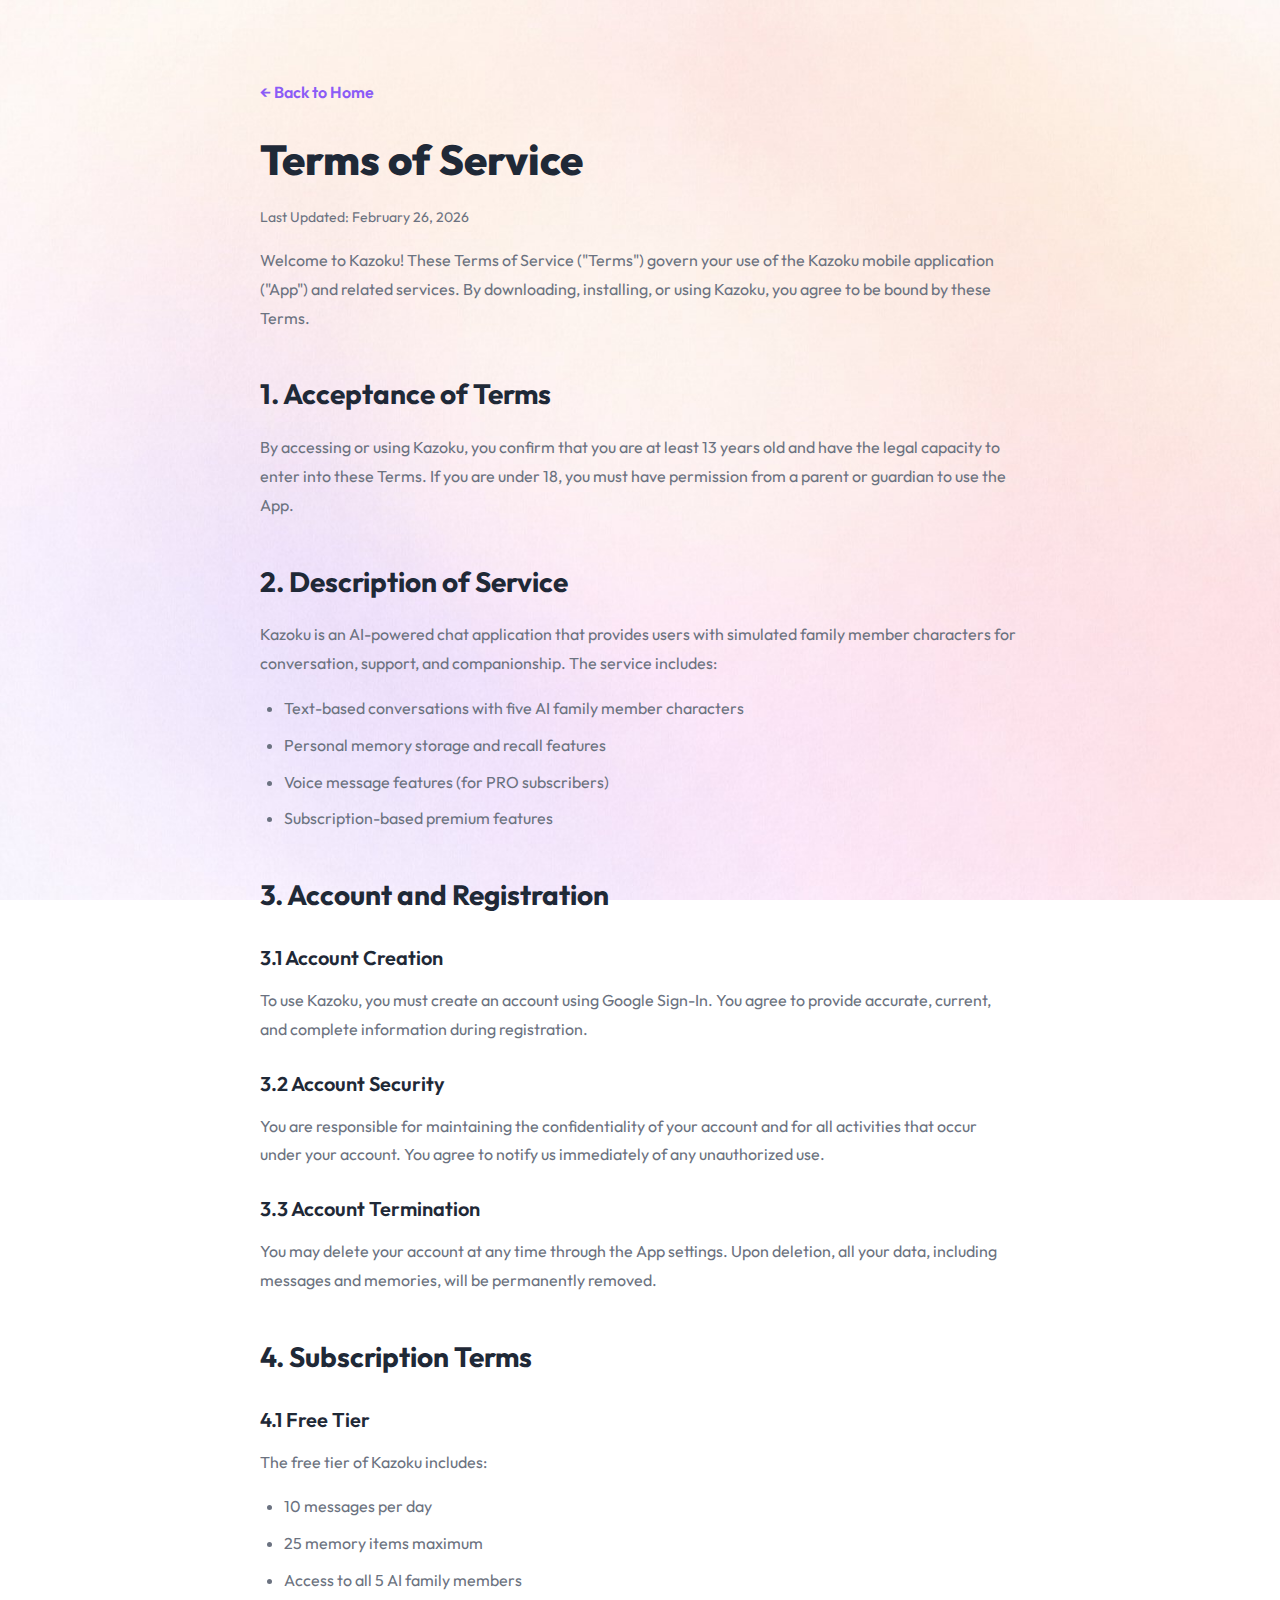
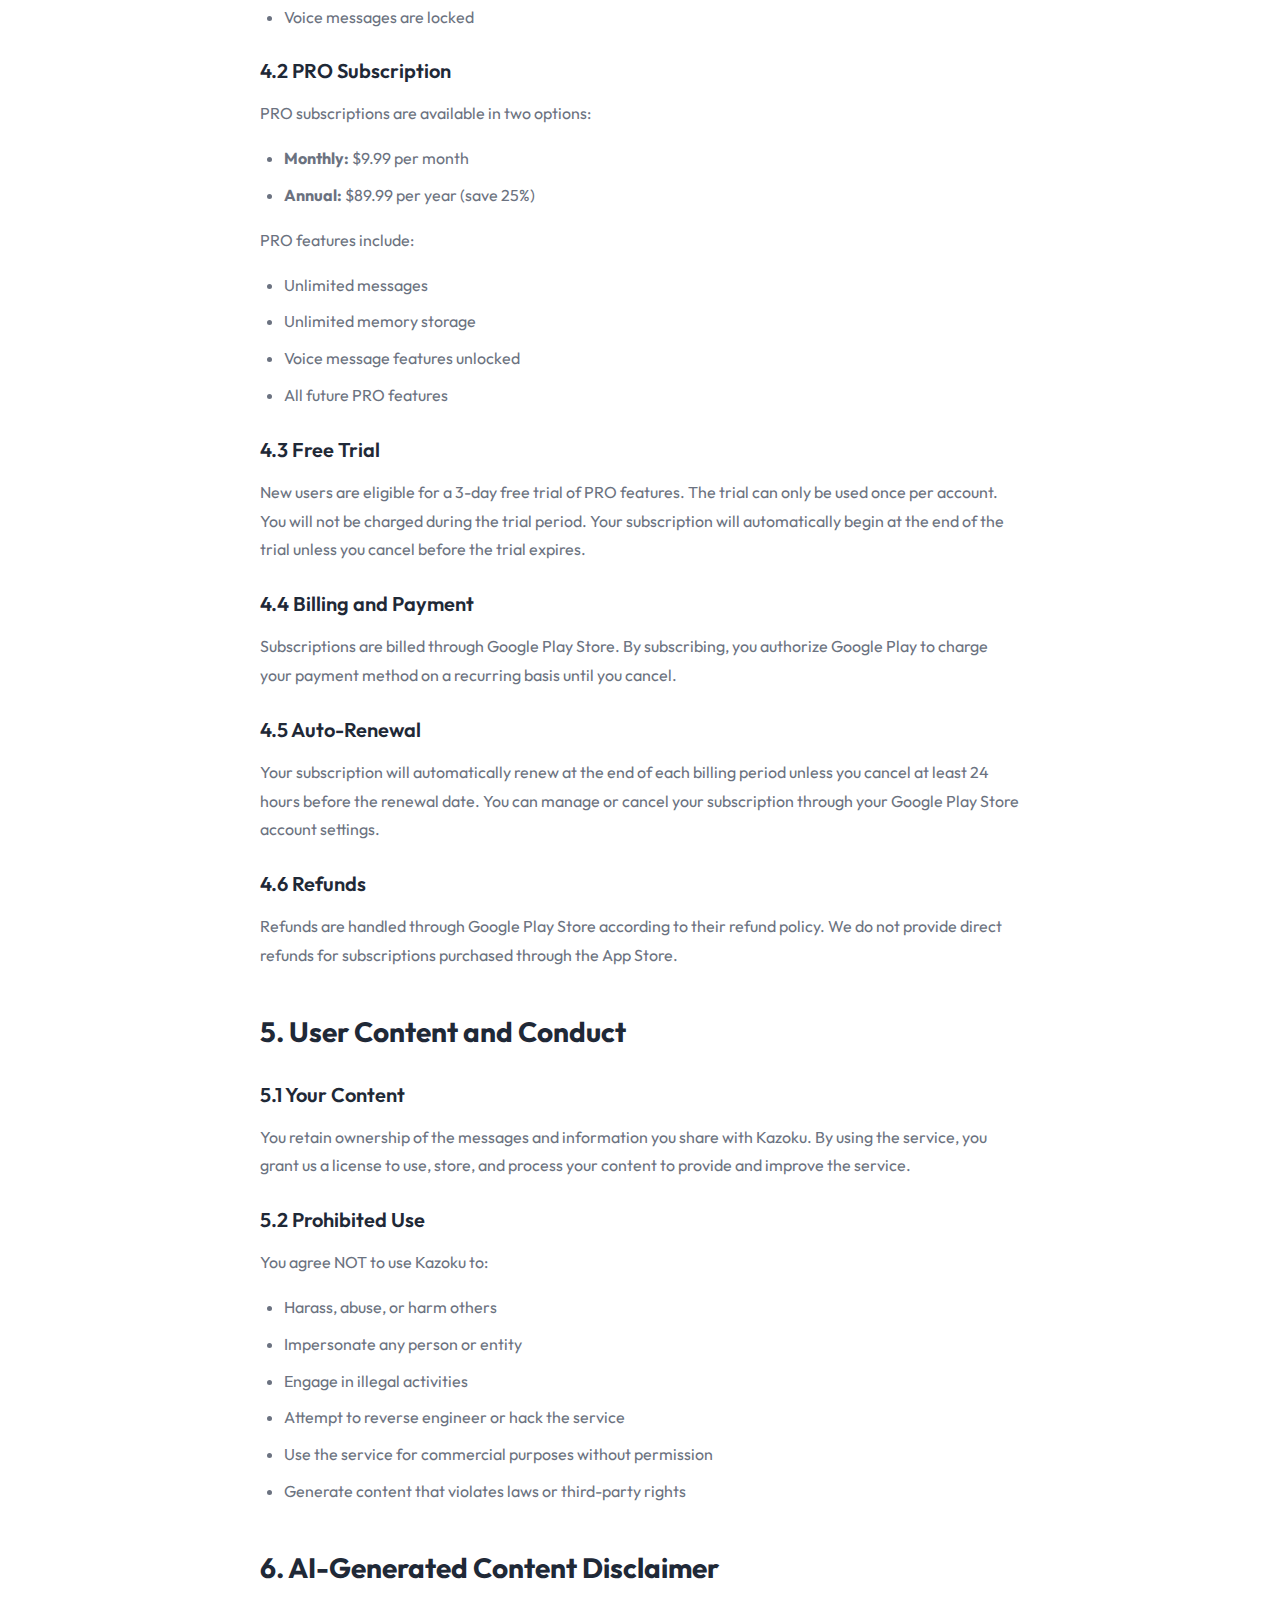
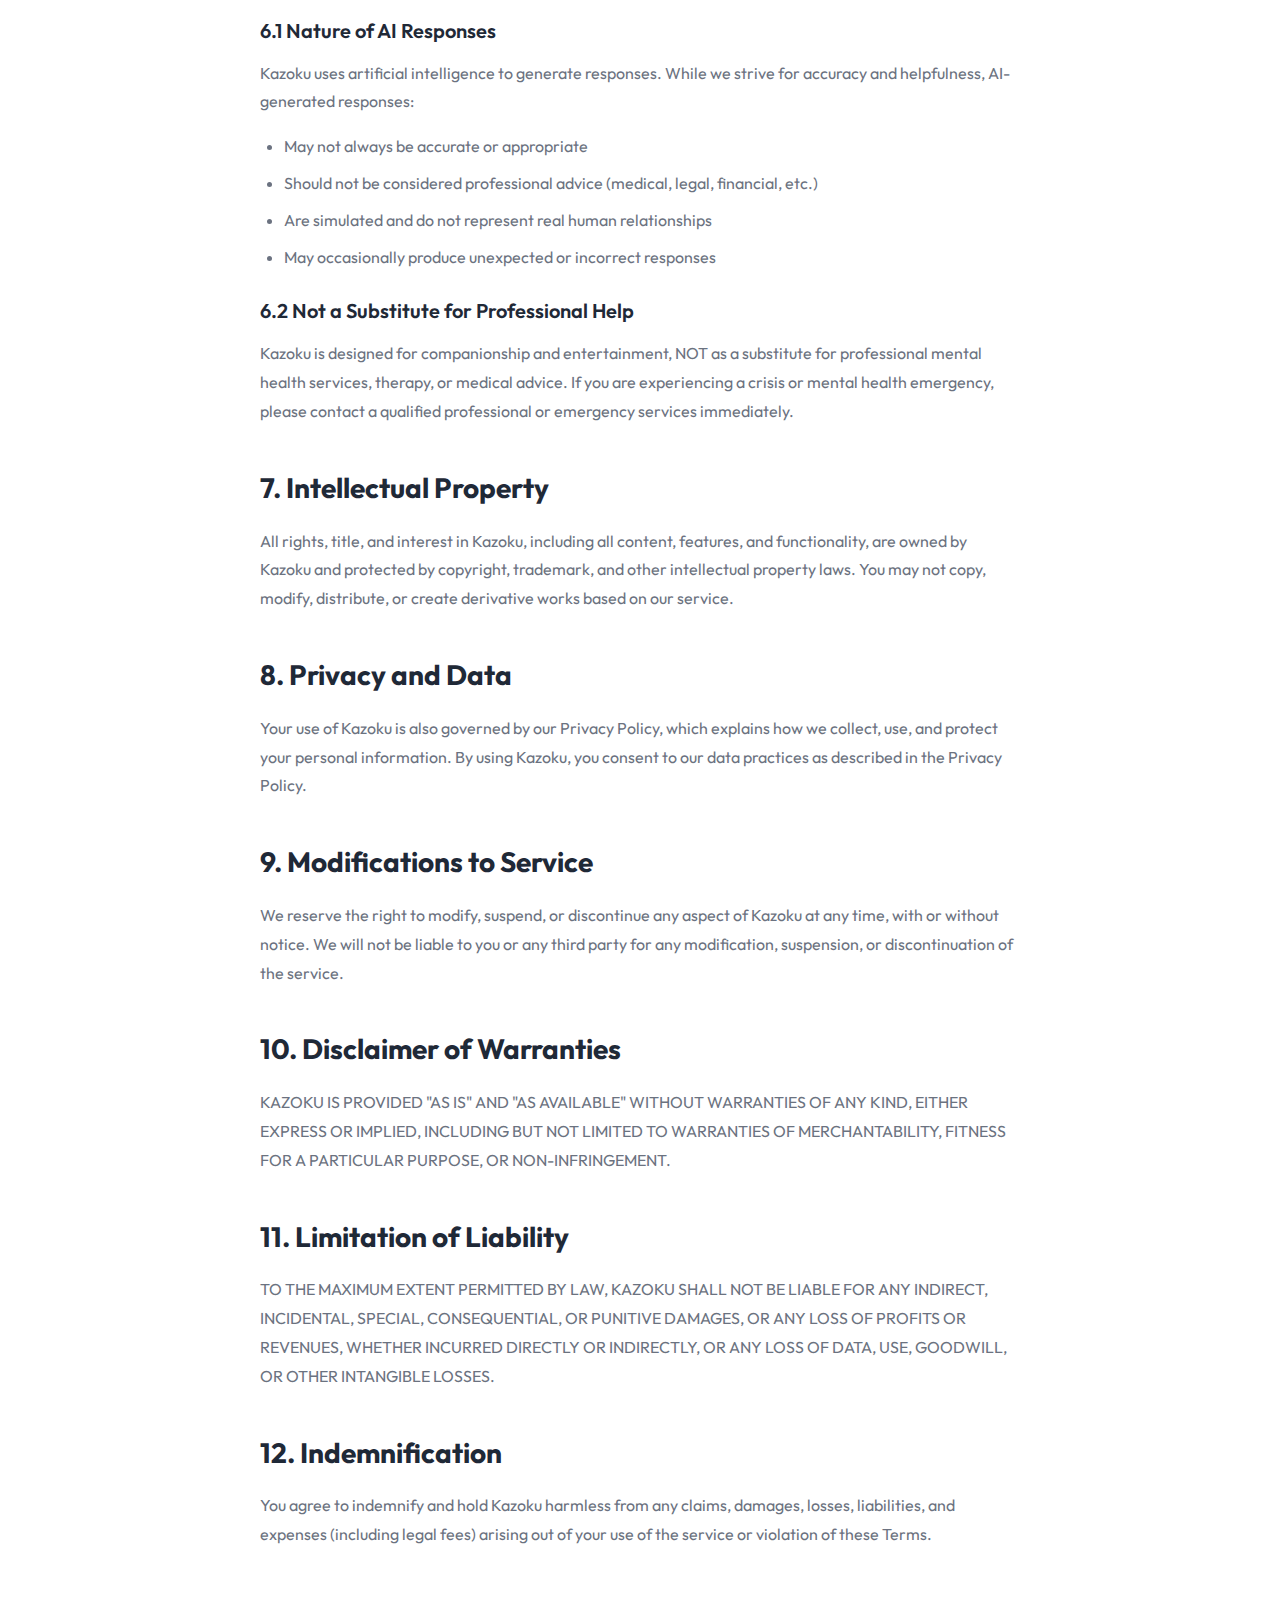
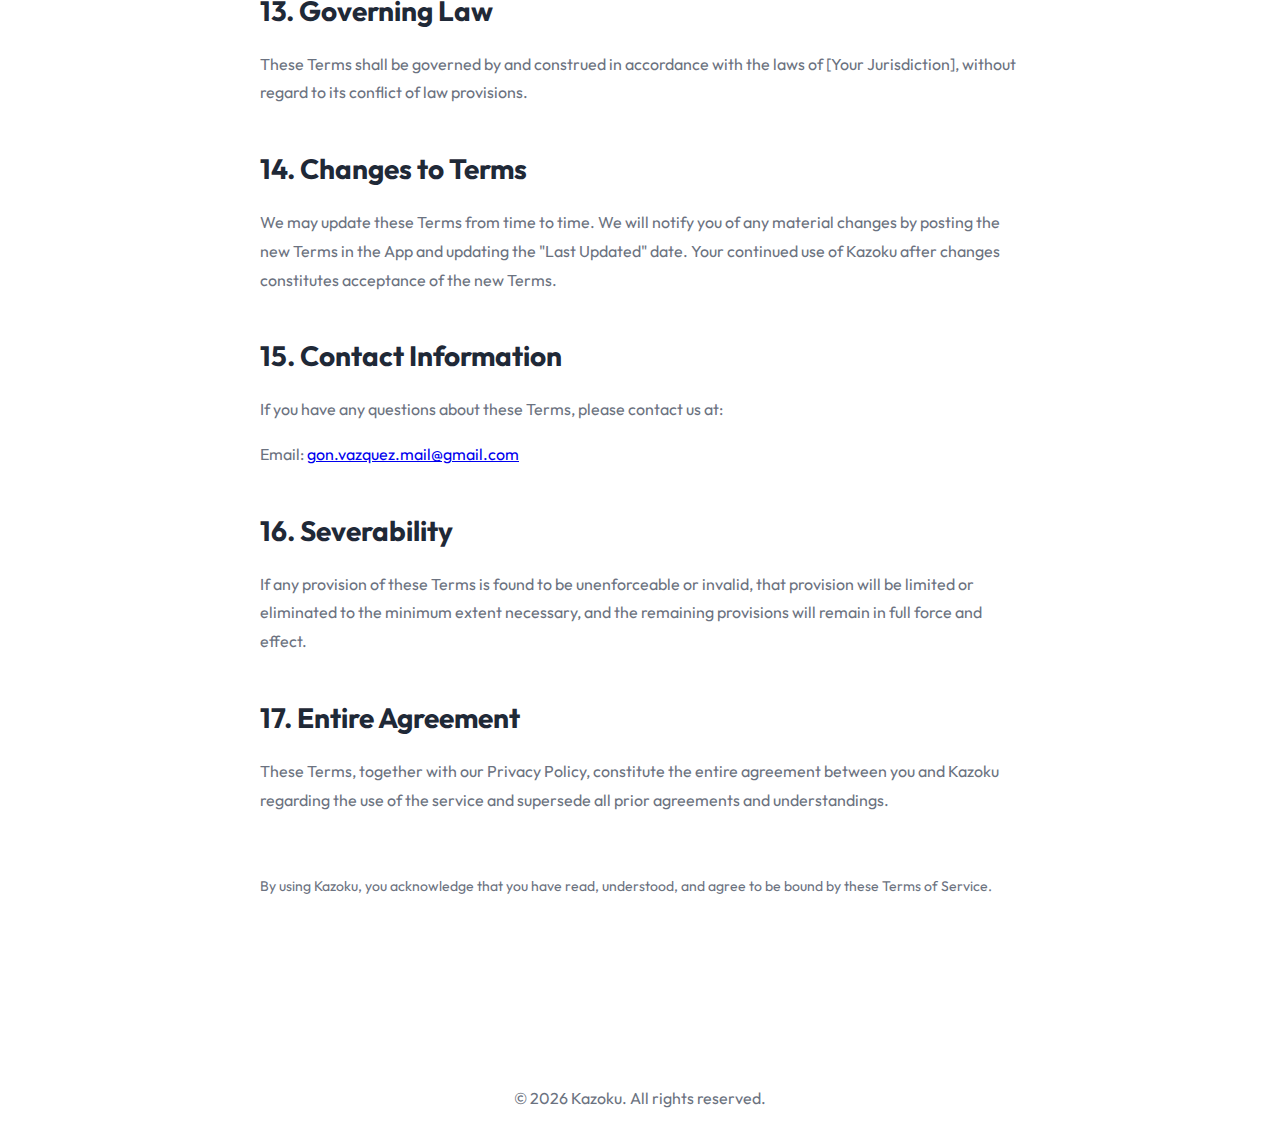
<file: terms.html>
<!DOCTYPE html>
<html lang="en">
<head>
    <meta charset="UTF-8">
    <meta name="viewport" content="width=device-width, initial-scale=1.0">
    <title>Terms of Service - Kazoku</title>
    <link rel="stylesheet" href="css/style.css">
    <link href="https://fonts.googleapis.com/css2?family=Outfit:wght@400;600;700;800&display=swap" rel="stylesheet">
    <style>
        .legal-page {
            max-width: 800px;
            margin: 0 auto;
            padding: 80px 20px;
        }

        .legal-page h1 {
            font-size: 42px;
            font-weight: 800;
            color: var(--dark);
            margin-bottom: 12px;
        }

        .last-updated {
            color: var(--gray);
            font-size: 14px;
            margin-bottom: 40px;
        }

        .legal-page h2 {
            font-size: 28px;
            font-weight: 700;
            color: var(--dark);
            margin-top: 40px;
            margin-bottom: 16px;
        }

        .legal-page h3 {
            font-size: 20px;
            font-weight: 600;
            color: var(--dark);
            margin-top: 24px;
            margin-bottom: 12px;
        }

        .legal-page p {
            color: var(--gray);
            line-height: 1.8;
            margin-bottom: 16px;
        }

        .legal-page ul, .legal-page ol {
            color: var(--gray);
            line-height: 1.8;
            margin-bottom: 16px;
            padding-left: 24px;
        }

        .legal-page li {
            margin-bottom: 8px;
        }

        .back-link {
            display: inline-block;
            color: var(--secondary);
            text-decoration: none;
            font-weight: 600;
            margin-bottom: 20px;
        }

        .back-link:hover {
            text-decoration: underline;
        }
    </style>
</head>
<body>
    <div class="legal-page">
        <a href="index.html" class="back-link">← Back to Home</a>

        <h1>Terms of Service</h1>
        <p class="last-updated">Last Updated: February 26, 2026</p>

        <p>
            Welcome to Kazoku! These Terms of Service ("Terms") govern your use of the Kazoku mobile application
            ("App") and related services. By downloading, installing, or using Kazoku, you agree to be bound by these Terms.
        </p>

        <h2>1. Acceptance of Terms</h2>
        <p>
            By accessing or using Kazoku, you confirm that you are at least 13 years old and have the legal capacity
            to enter into these Terms. If you are under 18, you must have permission from a parent or guardian to use the App.
        </p>

        <h2>2. Description of Service</h2>
        <p>
            Kazoku is an AI-powered chat application that provides users with simulated family member characters
            for conversation, support, and companionship. The service includes:
        </p>
        <ul>
            <li>Text-based conversations with five AI family member characters</li>
            <li>Personal memory storage and recall features</li>
            <li>Voice message features (for PRO subscribers)</li>
            <li>Subscription-based premium features</li>
        </ul>

        <h2>3. Account and Registration</h2>
        <h3>3.1 Account Creation</h3>
        <p>
            To use Kazoku, you must create an account using Google Sign-In. You agree to provide accurate,
            current, and complete information during registration.
        </p>

        <h3>3.2 Account Security</h3>
        <p>
            You are responsible for maintaining the confidentiality of your account and for all activities
            that occur under your account. You agree to notify us immediately of any unauthorized use.
        </p>

        <h3>3.3 Account Termination</h3>
        <p>
            You may delete your account at any time through the App settings. Upon deletion, all your data,
            including messages and memories, will be permanently removed.
        </p>

        <h2>4. Subscription Terms</h2>
        <h3>4.1 Free Tier</h3>
        <p>The free tier of Kazoku includes:</p>
        <ul>
            <li>10 messages per day</li>
            <li>25 memory items maximum</li>
            <li>Access to all 5 AI family members</li>
            <li>Voice messages are locked</li>
        </ul>

        <h3>4.2 PRO Subscription</h3>
        <p>PRO subscriptions are available in two options:</p>
        <ul>
            <li><strong>Monthly:</strong> $9.99 per month</li>
            <li><strong>Annual:</strong> $89.99 per year (save 25%)</li>
        </ul>
        <p>PRO features include:</p>
        <ul>
            <li>Unlimited messages</li>
            <li>Unlimited memory storage</li>
            <li>Voice message features unlocked</li>
            <li>All future PRO features</li>
        </ul>

        <h3>4.3 Free Trial</h3>
        <p>
            New users are eligible for a 3-day free trial of PRO features. The trial can only be used once per account.
            You will not be charged during the trial period. Your subscription will automatically begin at the end of
            the trial unless you cancel before the trial expires.
        </p>

        <h3>4.4 Billing and Payment</h3>
        <p>
            Subscriptions are billed through Google Play Store. By subscribing, you authorize Google Play to charge
            your payment method on a recurring basis until you cancel.
        </p>

        <h3>4.5 Auto-Renewal</h3>
        <p>
            Your subscription will automatically renew at the end of each billing period unless you cancel at least
            24 hours before the renewal date. You can manage or cancel your subscription through your Google Play
            Store account settings.
        </p>

        <h3>4.6 Refunds</h3>
        <p>
            Refunds are handled through Google Play Store according to their refund policy. We do not provide direct
            refunds for subscriptions purchased through the App Store.
        </p>

        <h2>5. User Content and Conduct</h2>
        <h3>5.1 Your Content</h3>
        <p>
            You retain ownership of the messages and information you share with Kazoku. By using the service, you grant
            us a license to use, store, and process your content to provide and improve the service.
        </p>

        <h3>5.2 Prohibited Use</h3>
        <p>You agree NOT to use Kazoku to:</p>
        <ul>
            <li>Harass, abuse, or harm others</li>
            <li>Impersonate any person or entity</li>
            <li>Engage in illegal activities</li>
            <li>Attempt to reverse engineer or hack the service</li>
            <li>Use the service for commercial purposes without permission</li>
            <li>Generate content that violates laws or third-party rights</li>
        </ul>

        <h2>6. AI-Generated Content Disclaimer</h2>
        <h3>6.1 Nature of AI Responses</h3>
        <p>
            Kazoku uses artificial intelligence to generate responses. While we strive for accuracy and helpfulness,
            AI-generated responses:
        </p>
        <ul>
            <li>May not always be accurate or appropriate</li>
            <li>Should not be considered professional advice (medical, legal, financial, etc.)</li>
            <li>Are simulated and do not represent real human relationships</li>
            <li>May occasionally produce unexpected or incorrect responses</li>
        </ul>

        <h3>6.2 Not a Substitute for Professional Help</h3>
        <p>
            Kazoku is designed for companionship and entertainment, NOT as a substitute for professional mental health
            services, therapy, or medical advice. If you are experiencing a crisis or mental health emergency, please
            contact a qualified professional or emergency services immediately.
        </p>

        <h2>7. Intellectual Property</h2>
        <p>
            All rights, title, and interest in Kazoku, including all content, features, and functionality, are owned by
            Kazoku and protected by copyright, trademark, and other intellectual property laws. You may not copy, modify,
            distribute, or create derivative works based on our service.
        </p>

        <h2>8. Privacy and Data</h2>
        <p>
            Your use of Kazoku is also governed by our Privacy Policy, which explains how we collect, use, and protect
            your personal information. By using Kazoku, you consent to our data practices as described in the Privacy Policy.
        </p>

        <h2>9. Modifications to Service</h2>
        <p>
            We reserve the right to modify, suspend, or discontinue any aspect of Kazoku at any time, with or without
            notice. We will not be liable to you or any third party for any modification, suspension, or discontinuation
            of the service.
        </p>

        <h2>10. Disclaimer of Warranties</h2>
        <p>
            KAZOKU IS PROVIDED "AS IS" AND "AS AVAILABLE" WITHOUT WARRANTIES OF ANY KIND, EITHER EXPRESS OR IMPLIED,
            INCLUDING BUT NOT LIMITED TO WARRANTIES OF MERCHANTABILITY, FITNESS FOR A PARTICULAR PURPOSE, OR NON-INFRINGEMENT.
        </p>

        <h2>11. Limitation of Liability</h2>
        <p>
            TO THE MAXIMUM EXTENT PERMITTED BY LAW, KAZOKU SHALL NOT BE LIABLE FOR ANY INDIRECT, INCIDENTAL, SPECIAL,
            CONSEQUENTIAL, OR PUNITIVE DAMAGES, OR ANY LOSS OF PROFITS OR REVENUES, WHETHER INCURRED DIRECTLY OR INDIRECTLY,
            OR ANY LOSS OF DATA, USE, GOODWILL, OR OTHER INTANGIBLE LOSSES.
        </p>

        <h2>12. Indemnification</h2>
        <p>
            You agree to indemnify and hold Kazoku harmless from any claims, damages, losses, liabilities, and expenses
            (including legal fees) arising out of your use of the service or violation of these Terms.
        </p>

        <h2>13. Governing Law</h2>
        <p>
            These Terms shall be governed by and construed in accordance with the laws of [Your Jurisdiction], without
            regard to its conflict of law provisions.
        </p>

        <h2>14. Changes to Terms</h2>
        <p>
            We may update these Terms from time to time. We will notify you of any material changes by posting the new
            Terms in the App and updating the "Last Updated" date. Your continued use of Kazoku after changes constitutes
            acceptance of the new Terms.
        </p>

        <h2>15. Contact Information</h2>
        <p>
            If you have any questions about these Terms, please contact us at:
        </p>
        <p>
            Email: <a href="mailto:gon.vazquez.mail@gmail.com">gon.vazquez.mail@gmail.com</a>
        </p>

        <h2>16. Severability</h2>
        <p>
            If any provision of these Terms is found to be unenforceable or invalid, that provision will be limited or
            eliminated to the minimum extent necessary, and the remaining provisions will remain in full force and effect.
        </p>

        <h2>17. Entire Agreement</h2>
        <p>
            These Terms, together with our Privacy Policy, constitute the entire agreement between you and Kazoku regarding
            the use of the service and supersede all prior agreements and understandings.
        </p>

        <p style="margin-top: 60px; font-size: 14px; color: var(--gray);">
            By using Kazoku, you acknowledge that you have read, understood, and agree to be bound by these Terms of Service.
        </p>
    </div>

    <footer class="footer">
        <div class="container">
            <div class="footer-bottom">
                <p>&copy; 2026 Kazoku. All rights reserved.</p>
            </div>
        </div>
    </footer>
</body>
</html>
</file>
<file: css/style.css>
* {
    margin: 0;
    padding: 0;
    box-sizing: border-box;
}

:root {
    --primary: #FF6B9D;
    --secondary: #8B5CF6;
    --dark: #1F2937;
    --light: #FFF9F0;
    --gray: #6B7280;
    --success: #10B981;
}

body {
    font-family: 'Outfit', sans-serif;
    color: var(--dark);
    background-image: url('../images/hero-bg.jpg');
    background-size: cover;
    background-position: center;
    background-attachment: fixed;
    background-repeat: no-repeat;
    line-height: 1.6;
    min-height: 100vh;
}

html {
    scroll-behavior: smooth;
}

.container {
    max-width: 1200px;
    margin: 0 auto;
    padding: 0 20px;
}

/* Navigation */
.navbar {
    background: linear-gradient(135deg, #FFF9F0 0%, #F5EFE6 100%);
    padding: 20px 0;
    position: sticky;
    top: 0;
    z-index: 1000;
    box-shadow: 0 2px 10px rgba(0,0,0,0.1);
}

.navbar .container {
    display: flex;
    justify-content: space-between;
    align-items: center;
}

.logo {
    display: flex;
    align-items: center;
    gap: 12px;
    font-size: 32px;
    font-weight: 800;
    color: var(--primary);
    text-decoration: none;
    letter-spacing: -1px;
}

.logo-image {
    width: 40px;
    height: 40px;
    object-fit: contain;
}

.nav-links {
    display: flex;
    list-style: none;
    gap: 40px;
}

.nav-links a {
    color: var(--dark);
    text-decoration: none;
    font-weight: 600;
    transition: color 0.3s;
}

.nav-links a:hover {
    color: var(--secondary);
}

/* Hero Section */
.hero {
    padding: 140px 0 100px 0;
    text-align: center;
}

.hero-content-centered {
    max-width: 900px;
    margin: 0 auto;
}

.hero-title {
    font-size: 64px;
    font-weight: 800;
    line-height: 1.2;
    margin-bottom: 24px;
    color: var(--dark);
}

.hero-subtitle {
    font-size: 22px;
    color: var(--gray);
    margin-bottom: 48px;
    line-height: 1.6;
    max-width: 700px;
    margin-left: auto;
    margin-right: auto;
}

.hero-cta {
    display: flex;
    gap: 20px;
    justify-content: center;
    margin-top: 0;
}

.google-play-badge {
    display: inline-block;
    transition: transform 0.3s ease, opacity 0.3s ease;
}

.google-play-badge img {
    height: 80px;
    width: auto;
}

.google-play-badge:hover {
    transform: translateY(-4px);
    opacity: 0.9;
}

.btn {
    padding: 16px 32px;
    border-radius: 12px;
    font-weight: 700;
    font-size: 16px;
    text-decoration: none;
    transition: all 0.3s;
    display: inline-block;
}

.btn-primary {
    background: var(--secondary);
    color: white;
}

.btn-primary:hover {
    background: #7C3AED;
    transform: translateY(-2px);
    box-shadow: 0 10px 20px rgba(139, 92, 246, 0.3);
}

.btn-secondary {
    background: white;
    color: var(--secondary);
    border: 2px solid var(--secondary);
}

.btn-secondary:hover {
    background: var(--secondary);
    color: white;
}

.hero-image img {
    width: 100%;
    max-width: 400px;
    margin: 0 auto;
    display: block;
}

/* Sections */
section {
    padding: 80px 0;
}

.section-title {
    font-size: 48px;
    font-weight: 800;
    text-align: center;
    margin-bottom: 16px;
    color: var(--dark);
}

.section-subtitle {
    font-size: 20px;
    text-align: center;
    color: var(--gray);
    margin-bottom: 60px;
}

/* Features */
.features {

}

.features-grid {
    display: grid;
    grid-template-columns: repeat(auto-fit, minmax(250px, 1fr));
    gap: 40px;
}

.feature-card {
    text-align: center;
    padding: 40px 30px;
    border-radius: 20px;
    background: var(--light);
    border: 2px solid #E9D5FF; /* ✅ ADDED OUTLINE */
    transition: transform 0.3s, box-shadow 0.3s, border-color 0.3s; /* ✅ ADDED border-color */
}

.feature-card:hover {
    transform: translateY(-10px);
    box-shadow: 0 20px 40px rgba(139, 92, 246, 0.15);
    border-color: var(--secondary); /* ✅ ADDED */
}

.feature-icon {
    font-size: 64px;
    margin-bottom: 20px;
}

.feature-card h3 {
    font-size: 24px;
    font-weight: 700;
    margin-bottom: 12px;
    color: var(--dark);
}

.feature-card p {
    color: var(--gray);
    line-height: 1.6;
}

.feature-icon svg {
    transition: transform 0.3s, stroke 0.3s;
}

.feature-card:hover .feature-icon svg {
    transform: scale(1.1);
    stroke: var(--primary);
}

/* Family */
.family-grid {
    display: grid;
    grid-template-columns: repeat(auto-fit, minmax(220px, 1fr));
    gap: 40px;
}

.family-member {
    text-align: center;
    padding: 30px;
    background: white;
    border-radius: 20px;
    border: 2px solid #E9D5FF; /* ✅ ADDED OUTLINE */
    box-shadow: 0 4px 20px rgba(0,0,0,0.08);
    transition: transform 0.3s, border-color 0.3s; /* ✅ ADDED border-color */
}

.family-member:hover {
    transform: translateY(-10px);
    border-color: var(--secondary); /* ✅ ADDED */
}

.member-avatar {
    width: 120px;
    height: 120px;
    margin: 0 auto 20px;
    border-radius: 60px;
    overflow: hidden;
    padding: 4px;
    box-shadow: 0 4px 15px rgba(139, 92, 246, 0.3);
    transition: transform 0.3s, box-shadow 0.3s;
}

.member-avatar img {
    width: 100%;
    height: 100%;
    object-fit: cover;
    border-radius: 56px;
    border: 3px solid white;
}

/* Individual character borders */
.family-member:nth-child(1) .member-avatar {
    background: linear-gradient(135deg, #FF6B9D, #FFB6C1);
}

.family-member:nth-child(2) .member-avatar {
    background: linear-gradient(135deg, #4169E1, #1E90FF);
}

.family-member:nth-child(3) .member-avatar {
    background: linear-gradient(135deg, #FF4500, #FF6347);
}

.family-member:nth-child(4) .member-avatar {
    background: linear-gradient(135deg, #FFD700, #FFA500);
}

.family-member:nth-child(5) .member-avatar {
    background: linear-gradient(135deg, #8B5CF6, #A78BFA);
}

.family-member h3 {
    font-size: 20px;
    font-weight: 700;
    margin-bottom: 4px;
    color: var(--dark);
}

.member-role {
    color: var(--secondary);
    font-weight: 600;
    font-size: 14px;
    margin-bottom: 12px;
}

.family-member p {
    color: var(--gray);
    font-size: 14px;
    line-height: 1.6;
}

.family-member:hover .member-avatar {
    transform: scale(1.05);
    box-shadow: 0 8px 25px rgba(139, 92, 246, 0.5);
}

/* Pricing */
.pricing {

}

.pricing-grid {
    display: grid;
    grid-template-columns: repeat(auto-fit, minmax(280px, 1fr));
    gap: 40px;
    max-width: 1000px;
    margin: 0 auto;
}

.pricing-card {
    background: var(--light);
    padding: 40px 30px;
    border-radius: 20px;
    text-align: center;
    border: 2px solid #E9D5FF; /* ✅ CHANGED from transparent */
    transition: all 0.3s;
    position: relative;
}

.pricing-card:hover {
    transform: translateY(-10px);
    box-shadow: 0 20px 40px rgba(0,0,0,0.1);
    border-color: var(--secondary); /* ✅ ADDED */
}

.pricing-card-featured {
    background: var(--secondary);
    color: white;
    border: 3px solid #FFD700; /* ✅ GOLD BORDER */
    transform: scale(1.05);
    box-shadow:
        0 10px 30px rgba(139, 92, 246, 0.3),
        0 0 30px rgba(255, 215, 0, 0.3); /* ✅ GOLD GLOW */
}

.pricing-card-featured:hover {
    border-color: #FFA500; /* ✅ BRIGHTER GOLD ON HOVER */
    box-shadow:
        0 15px 40px rgba(139, 92, 246, 0.4),
        0 0 40px rgba(255, 215, 0, 0.5);
}

.pricing-card-featured .price,
.pricing-card-featured h3,
.pricing-card-featured .features-list li {
    color: white;
}

/* ✅ FIX: Make PRO card button visible with white border */
.pricing-card-featured .btn-secondary {
    background: transparent;
    color: white;
    border: 2px solid white;
}

.pricing-card-featured .btn-secondary:hover {
    background: white;
    color: var(--secondary);
}

/* ✅ FIX: Make /year text white */
.pricing-card-featured .price span {
    color: white;
}

/* ✅ FIX: Override PRIMARY button in featured card */
.pricing-card-featured .btn-primary {
    background: white;
    color: var(--secondary);
    border: 2px solid white;
}

.pricing-card-featured .btn-primary:hover {
    background: transparent;
    color: white;
    border: 2px solid white;
}

/* ✅ FIX: Override SECONDARY button in featured card (for other cards if needed) */
.pricing-card-featured .btn-secondary {
    background: transparent;
    color: white;
    border: 2px solid white;
}

.pricing-card-featured .btn-secondary:hover {
    background: white;
    color: var(--secondary);
}

.plan-description {
    font-size: 14px;
    color: var(--gray);
    margin-bottom: 20px;
    min-height: 40px;
    line-height: 1.4;
}

.pricing-card-featured .plan-description {
    color: #FFFF00;
    font-weight: 600;
}

.badge {
    position: absolute;
    top: -12px;
    right: 20px;
    background: #FFD700;
    color: #92400E;
    padding: 6px 12px;
    border-radius: 12px;
    font-size: 11px;
    font-weight: 800;
    letter-spacing: 1px;
}

.pricing-card h3 {
    font-size: 24px;
    font-weight: 700;
    margin-bottom: 20px;
    color: var(--dark);
}

.price {
    font-size: 48px;
    font-weight: 800;
    margin-bottom: 8px;
    color: var(--dark);
}

.price span {
    font-size: 20px;
    font-weight: 600;
    color: var(--gray);
}

.savings {
    color: var(--success);
    font-weight: 600;
    margin-bottom: 20px;
}

.pricing-card-featured .savings {
    color: #E9D5FF;
}

.features-list {
    list-style: none;
    margin: 30px 0;
    text-align: left;
}

.features-list li {
    padding: 12px 0;
    color: var(--gray);
    font-weight: 600;
}

.trial-text {
    margin-top: 12px;
    font-size: 13px;
    color: var(--gray);
}

.pricing-card-featured .trial-text {
    color: #E9D5FF;
}

/* Download */
.download {
    color: white;
}

.download .section-title,
.download .section-subtitle {
    color: var(--dark);
}

.download-buttons {
    display: flex;
    justify-content: center;
    gap: 20px;
    flex-wrap: wrap;
}

.store-button img {
    height: 60px;
    transition: transform 0.3s;
}

.store-button:hover img {
    transform: scale(1.05);
}

/* Footer */
.footer {
    color: var(--dark);
    padding: 60px 0 30px;
}

.footer-content {
    display: grid;
    grid-template-columns: 2fr 1fr 1fr;
    gap: 60px;
    margin-bottom: 40px;
}

.footer-logo {
    display: flex;
    align-items: center;
    gap: 12px;
    margin-bottom: 8px;
}

.footer-logo-image {
    width: 36px;
    height: 36px;
    object-fit: contain;
}

.footer-logo h3 {
    margin: 0;
}

.footer-brand h3 {
    font-size: 28px;
    font-weight: 800;
    color: var(--primary);
    margin-bottom: 8px;
}

.footer-brand p {
    color: var(--gray);
}

.footer-links h4 {
    font-size: 16px;
    font-weight: 700;
    margin-bottom: 16px;
    color: var(--dark);
}

.footer-links ul {
    list-style: none;
}

.footer-links a {
    color: var(--gray);
    text-decoration: none;
    display: block;
    padding: 8px 0;
    transition: color 0.3s;
}

.footer-links a:hover {
    color: var(--secondary);
}

.footer-bottom {
    text-align: center;
    padding-top: 30px;
    color: var(--gray); /* CHANGE from #9CA3AF */
}

/* Responsive */
@media (max-width: 768px) {
    .hero .container {
        grid-template-columns: 1fr;
    }

    .hero-title {
        font-size: 40px;
    }

    .nav-links {
        display: none;
    }

    .footer-content {
        grid-template-columns: 1fr;
        gap: 40px;
    }

    .pricing-grid {
        grid-template-columns: 1fr;
    }

    .pricing-card-featured {
        transform: scale(1);
    }

    .google-play-badge img {
        height: 60px;
    }
}
</file>
